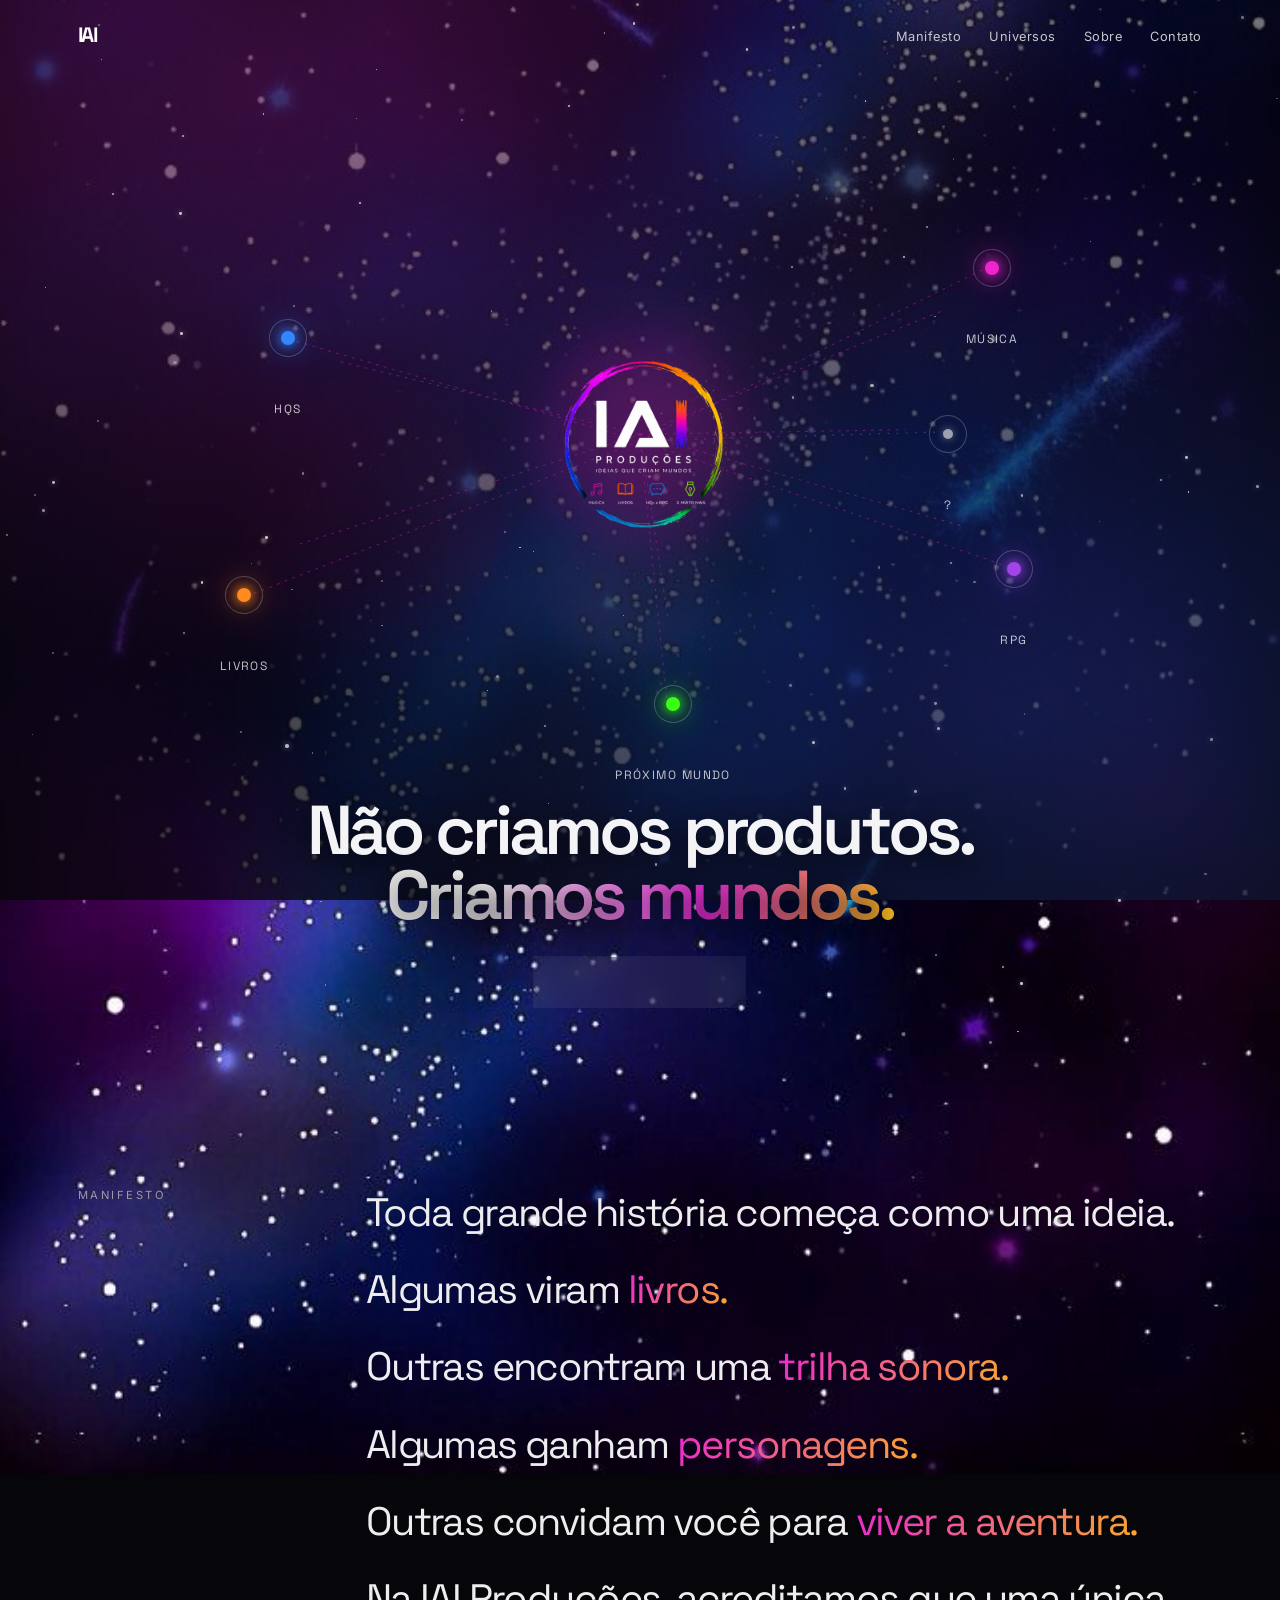
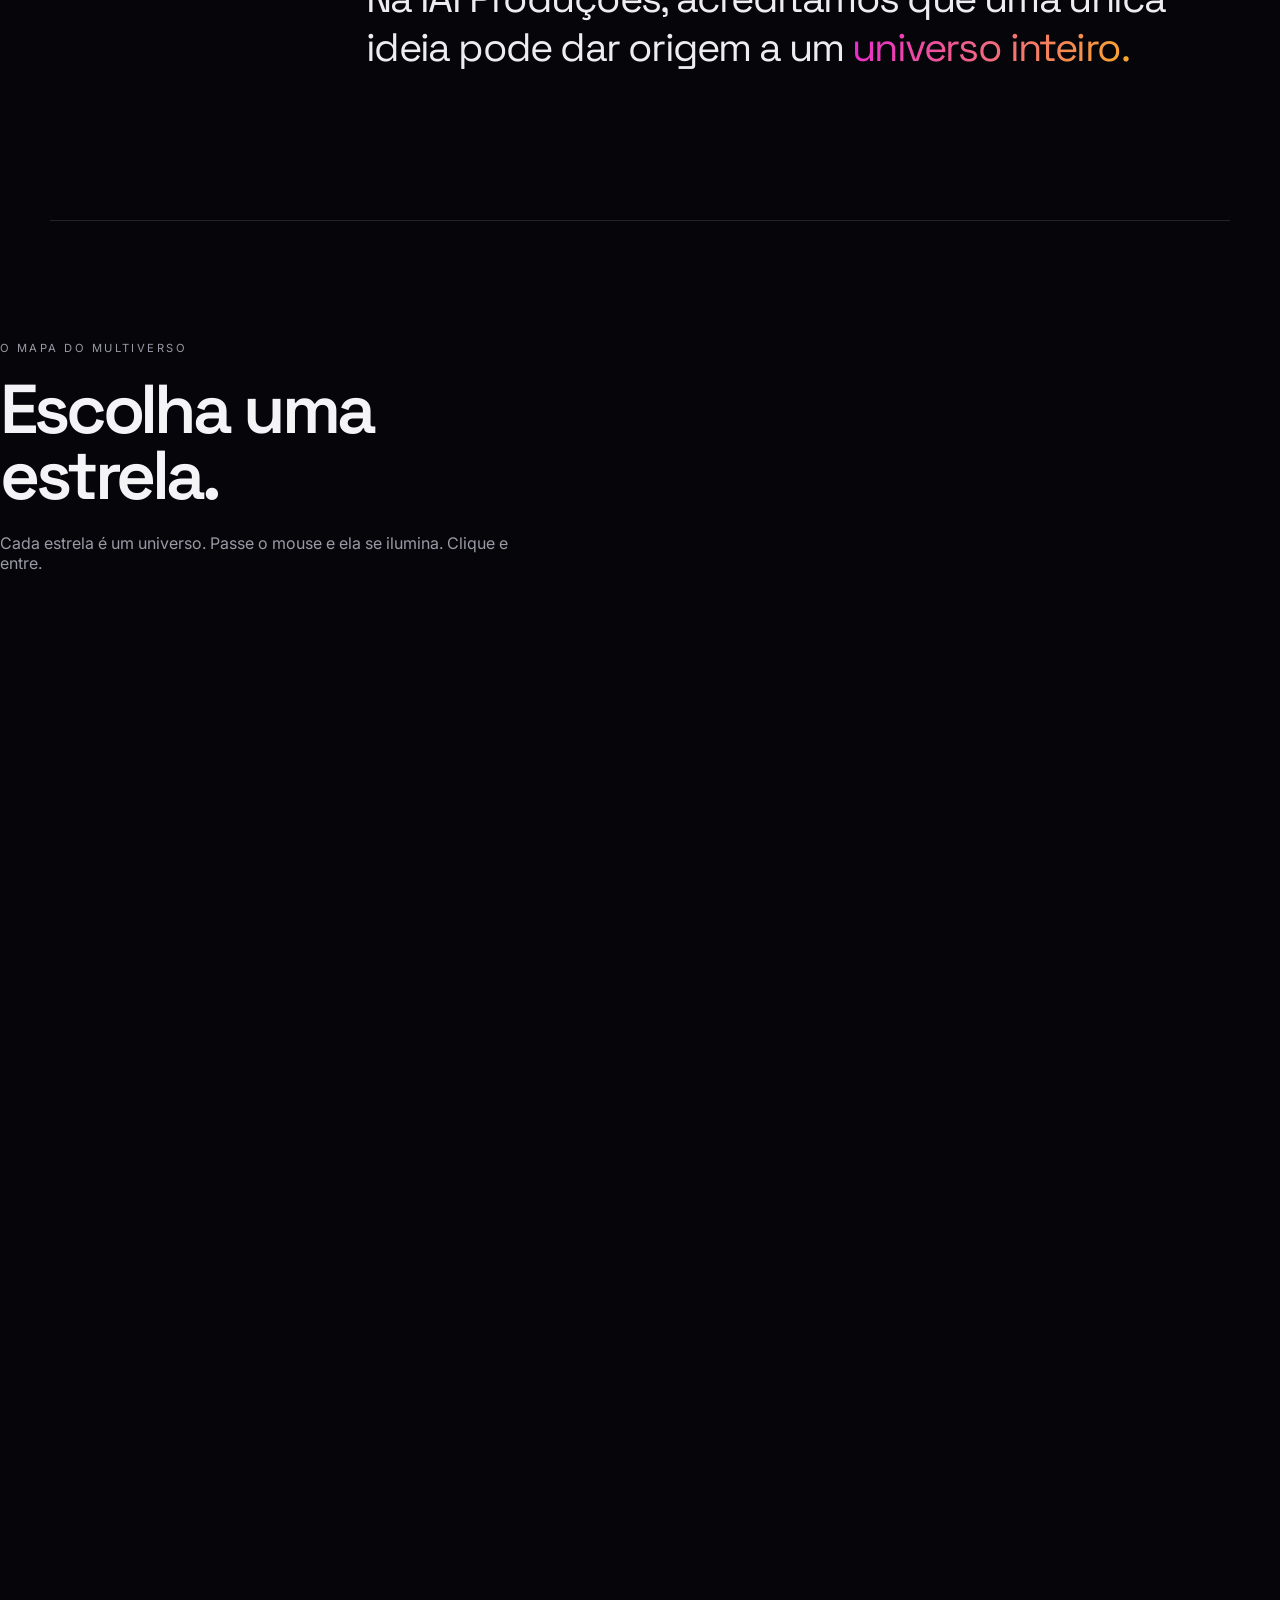
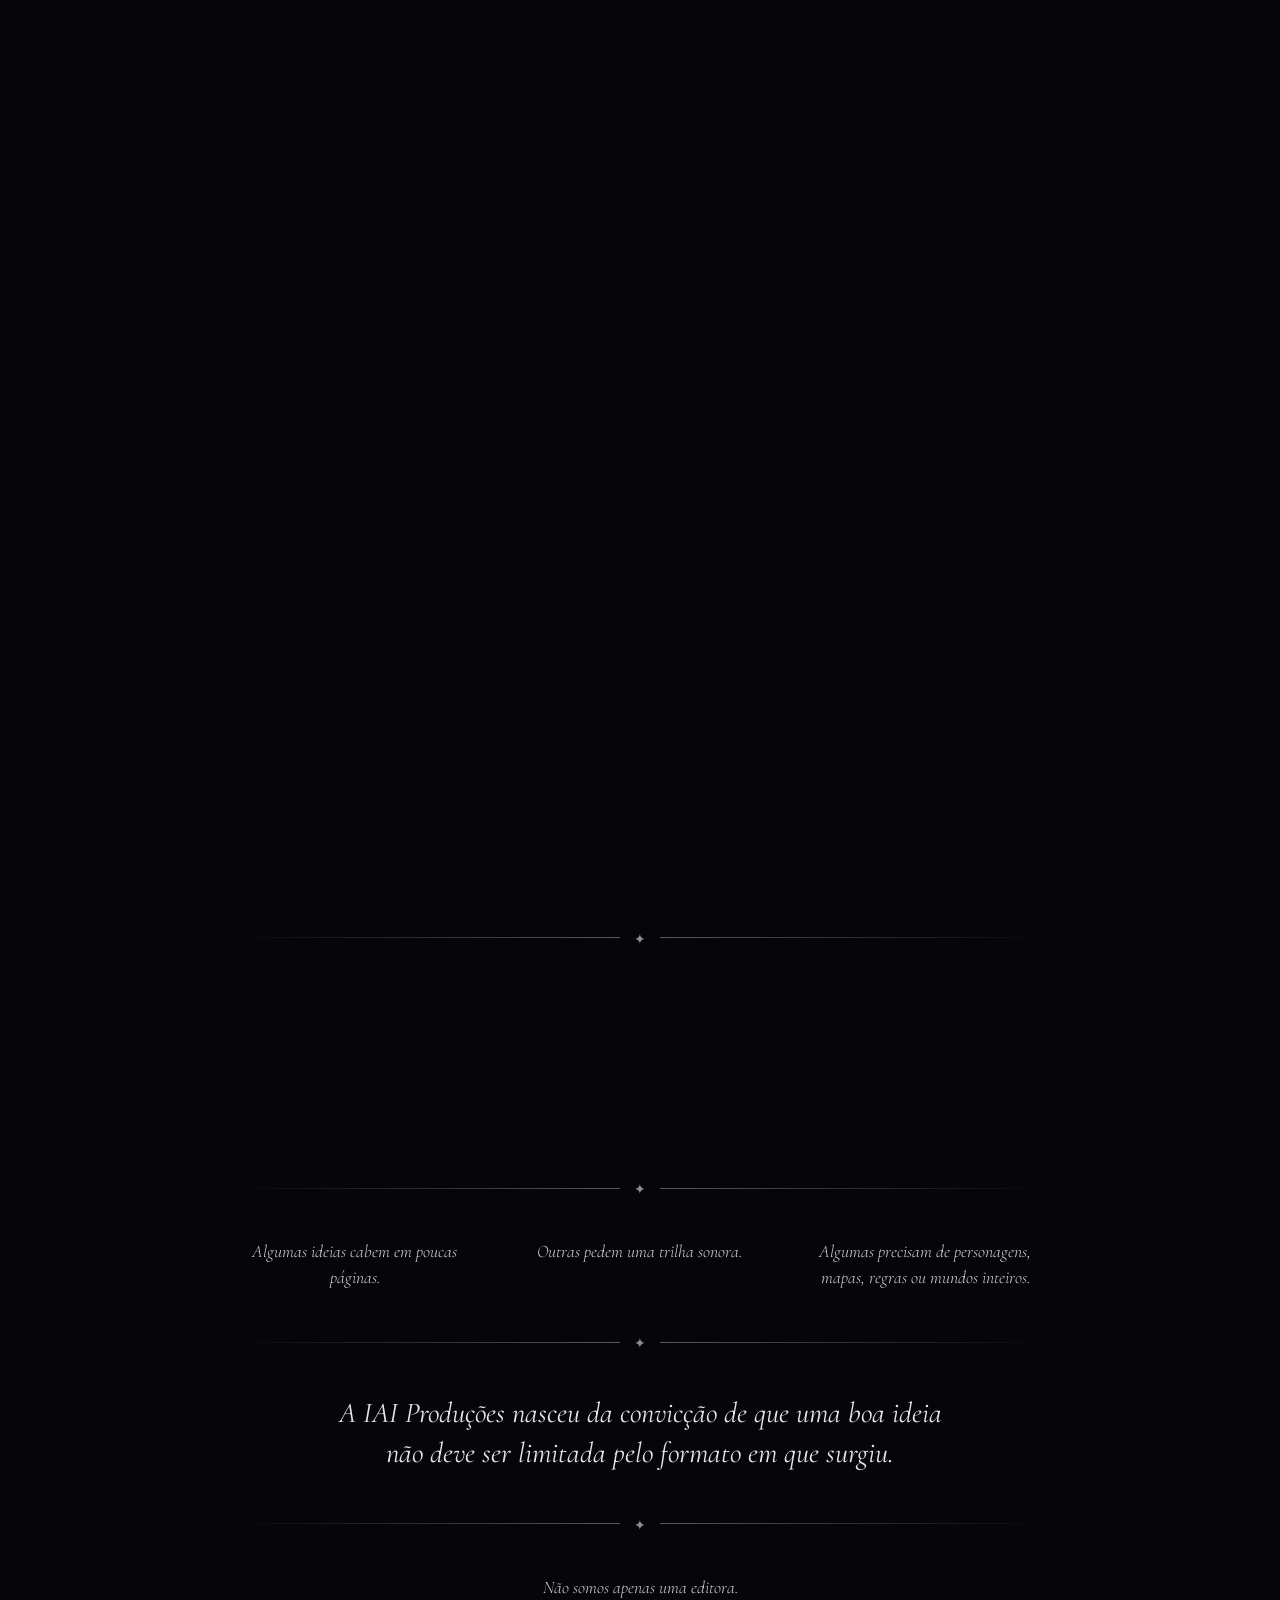
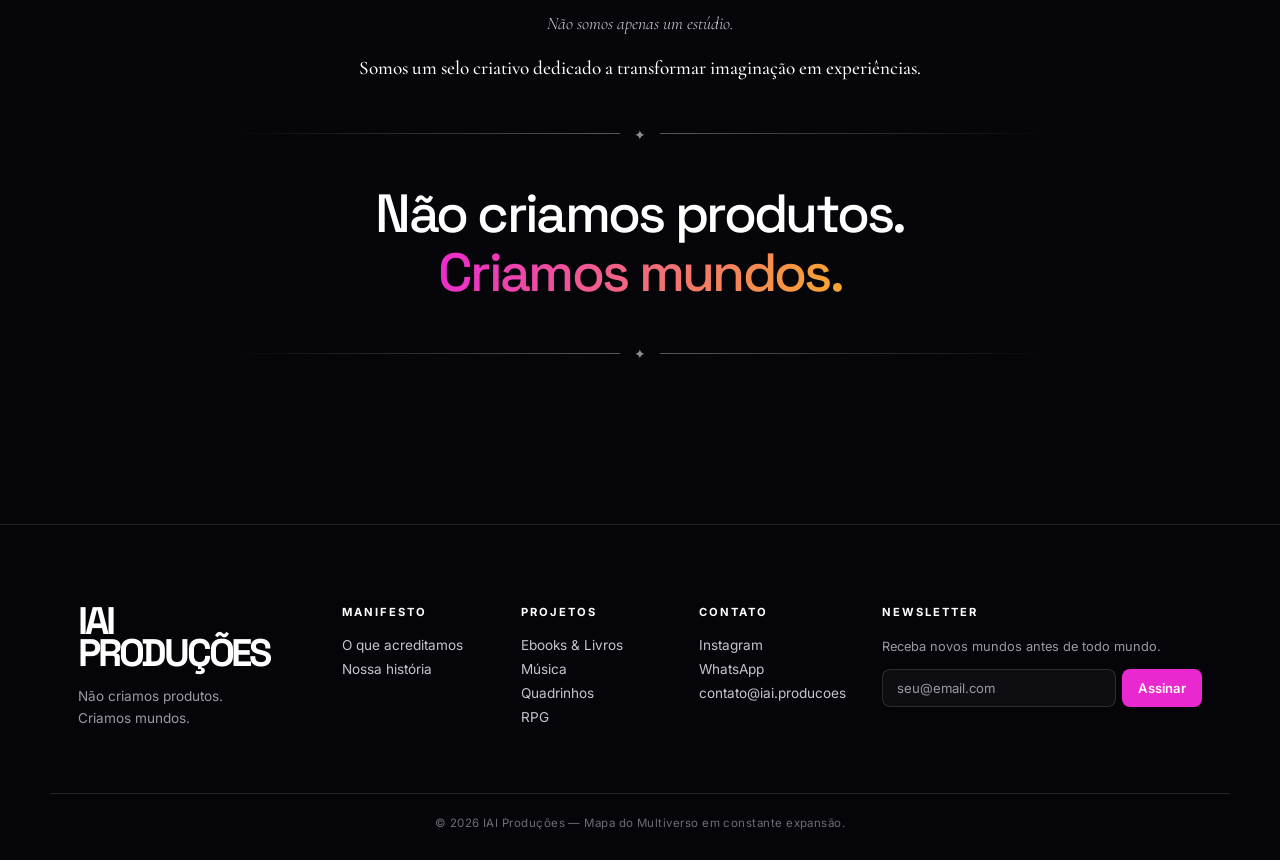
<file: V3/index.html>
<!doctype html>
<html lang="pt-BR">
<head>
  <meta charset="utf-8"><meta name="viewport" content="width=device-width,initial-scale=1">
  <meta name="description" content="IAI Produções é um selo criativo que transforma ideias em mundos: livros, música, quadrinhos e RPG.">
  <meta name="theme-color" content="#070708">
  <meta property="og:title" content="IAI Produções | Não criamos produtos. Criamos mundos.">
  <meta property="og:description" content="Uma porta para universos criativos em expansão.">
  <meta property="og:type" content="website">
  <meta property="og:image" content="assets/img/logo-producoes.png">
  <meta name="twitter:card" content="summary_large_image">
  <title>IAI Produções | Não criamos produtos. Criamos mundos.</title>
  <link rel="icon" href="assets/img/logo-producoes.png">
  <link rel="preconnect" href="https://fonts.googleapis.com">
  <link rel="preconnect" href="https://fonts.gstatic.com" crossorigin>
  <link href="https://fonts.googleapis.com/css2?family=Inter:wght@300;400;500;600&family=Space+Grotesk:wght@300;400;500;600;700&family=Cormorant+Garamond:ital,wght@0,300;0,400;0,500;0,600;1,300;1,400&display=swap" rel="stylesheet">
  <link rel="stylesheet" href="assets/css/style.css">
</head>
<body>
  <header class="nav">
    <a class="nav-brand" href="#inicio">IAI</a>
    <button class="menu-toggle" aria-label="Abrir navegação">Menu</button>
    <nav>
      <a href="#manifesto">Manifesto</a>
      <a href="#universos">Universos</a>
      <a href="#sobre">Sobre</a>
      <a href="#contato">Contato</a>
    </nav>
  </header>

  <main>
    <!-- HERO: MAPA DO MULTIVERSO -->
    <section class="hero" id="inicio">
      <div class="hero-stars" id="hero-stars" aria-hidden="true"></div>

      <div class="multiverse">
        <svg class="constellation" viewBox="0 0 1200 700" preserveAspectRatio="xMidYMid meet" aria-hidden="true">
          <line class="cline" x1="600" y1="350" x2="980" y2="160"/>
          <line class="cline" x1="600" y1="350" x2="220"  y2="240"/>
          <line class="cline" x1="600" y1="350" x2="170"  y2="520"/>
          <line class="cline" x1="600" y1="350" x2="1010" y2="490"/>
          <line class="cline" x1="600" y1="350" x2="630"  y2="640"/>
          <line class="cline cline-dashed" x1="600" y1="350" x2="940" y2="340"/>
        </svg>

        <a class="planet-node p-music"  href="musica/"     style="--tx:82%;--ty:23%"><span class="orbit"></span><span class="core"></span><span class="label">Música</span></a>
        <a class="planet-node p-comics" href="quadrinhos/" style="--tx:18%;--ty:34%"><span class="orbit"></span><span class="core"></span><span class="label">HQs</span></a>
        <a class="planet-node p-books"  href="ebooks/"     style="--tx:14%;--ty:74%"><span class="orbit"></span><span class="core"></span><span class="label">Livros</span></a>
        <a class="planet-node p-rpg"    href="rpg/"        style="--tx:84%;--ty:70%"><span class="orbit"></span><span class="core"></span><span class="label">RPG</span></a>
        <a class="planet-node p-next"   href="#desconhecido" style="--tx:53%;--ty:91%"><span class="orbit"></span><span class="core"></span><span class="label">Próximo Mundo</span></a>
        <a class="planet-node p-mystery" href="#desconhecido" style="--tx:78%;--ty:49%"><span class="orbit"></span><span class="core mystery"></span><span class="label">?</span></a>

        <div class="center-iai">
          <div class="center-glow"></div>
          <img src="assets/img/logo-producoes.png" alt="IAI Produções" class="center-logo">
        </div>
      </div>

      <div class="hero-cta">
        <h1>Não criamos produtos.<br><span>Criamos mundos.</span></h1>
        <a class="button" href="#universos">Explorar o multiverso <b>↓</b></a>
      </div>
    </section>

    <!-- MANIFESTO -->
    <section class="manifesto wrap reveal" id="manifesto">
      <div class="section-number">Manifesto</div>
      <div class="manifesto-text">
        <p>Toda grande história começa como uma ideia.</p>
        <p>Algumas viram <em>livros.</em></p>
        <p>Outras encontram uma <em>trilha sonora.</em></p>
        <p>Algumas ganham <em>personagens.</em></p>
        <p>Outras convidam você para <em>viver a aventura.</em></p>
        <p>Na IAI Produções, acreditamos que uma única ideia pode dar origem a um <em>universo inteiro.</em></p>
      </div>
    </section>

    <!-- UNIVERSOS: CONSTELAÇÃO VERTICAL -->
    <section class="universes" id="universos">
      <div class="section-number reveal">O mapa do multiverso</div>
      <h2 class="section-title reveal">Escolha uma<br>estrela.</h2>
      <p class="section-sub reveal">Cada estrela é um universo. Passe o mouse e ela se ilumina. Clique e entre.</p>

      <div class="constellation-vertical">
        <svg class="vline-svg" aria-hidden="true" preserveAspectRatio="none" viewBox="0 0 100 1000">
          <defs>
            <linearGradient id="vgrad" x1="0" y1="0" x2="0" y2="1">
              <stop offset="0%"  stop-color="#ff8b20"/>
              <stop offset="33%" stop-color="#ee24cc"/>
              <stop offset="66%" stop-color="#3386ff"/>
              <stop offset="100%" stop-color="#39ff14"/>
            </linearGradient>
          </defs>
          <line x1="50" y1="0" x2="50" y2="1000" stroke="url(#vgrad)" stroke-width="1.5" stroke-dasharray="4 8"/>
        </svg>

        <a class="cstar reveal" href="ebooks/" style="--c:#ff8b20">
          <span class="cstar-dot"></span>
          <div class="cstar-img">
            <img src="assets/img/logo-fantasy.png" alt="IAI Fantasy">
          </div>
          <div class="cstar-content">
            <span class="cstar-eyebrow">Universo 01</span>
            <h3>Ebooks &amp; Livros</h3>
            <p>Conhecimento, ideias e novas perspectivas.</p>
            <span class="cstar-arrow">Entrar <b>→</b></span>
          </div>
        </a>

        <a class="cstar reveal" href="musica/" style="--c:#ee24cc">
          <span class="cstar-dot"></span>
          <div class="cstar-img">
            <img src="assets/img/logo-cltsia.png" alt="CLTSIA">
          </div>
          <div class="cstar-content">
            <span class="cstar-eyebrow">Universo 02</span>
            <h3>CLT &amp; Rock and Roll</h3>
            <p>Rock, trabalho e vida real. Aqui o CLT tem trilha sonora.</p>
            <span class="cstar-arrow">Entrar <b>→</b></span>
          </div>
        </a>

        <a class="cstar reveal" href="quadrinhos/" style="--c:#3386ff">
          <span class="cstar-dot"></span>
          <div class="cstar-img">
            <img src="assets/img/logo-comics.png" alt="IAI Comics">
          </div>
          <div class="cstar-content">
            <span class="cstar-eyebrow">Universo 03</span>
            <h3>HQs &amp; RPG</h3>
            <p>Histórias que ganham vida. Mundos onde você participa.</p>
            <span class="cstar-arrow">Entrar <b>→</b></span>
          </div>
        </a>

        <a class="cstar reveal cstar-desconhecido" href="#desconhecido" style="--c:#39ff14">
          <span class="cstar-dot"></span>
          <div class="cstar-img">
            <img src="assets/img/logo-producoes-clear.png" alt="IAI Produções">
          </div>
          <div class="cstar-content">
            <span class="cstar-eyebrow">Universo 04</span>
            <h3>O Desconhecido</h3>
            <p>Nem todo universo já foi descoberto.</p>
            <span class="cstar-arrow">Explorar <b>→</b></span>
          </div>
        </a>
      </div>
    </section>

    <!-- O DESCONHECIDO -->
    <section class="desconhecido" id="desconhecido">
      <div class="wrap desconhecido-inner reveal">
        <div class="dnoise" aria-hidden="true"></div>
        <div class="dhalo"></div>
        <div class="dsigil">?</div>
        <span class="section-number">Universo ainda não catalogado</span>
        <h2>O Desconhecido</h2>
        <p>Nem todo universo já foi descoberto.</p>
        <span class="dtag">Próximo mundo em formação</span>
      </div>
    </section>

    <!-- SOBRE: COMPOSIÇÃO EDITORIAL -->
    <section class="about-editorial" id="sobre">
      <div class="editorial-line"></div>
      <span class="section-number reveal">Sobre</span>
      <h2 class="editorial-intro reveal">
        Nem toda ideia nasce<br>
        para ser apenas um livro.
      </h2>

      <div class="editorial-line"></div>
      <div class="editorial-grid">
        <p class="reveal">Algumas ideias cabem em poucas páginas.</p>
        <p class="reveal">Outras pedem uma trilha sonora.</p>
        <p class="reveal">Algumas precisam de personagens, mapas, regras ou mundos inteiros.</p>
      </div>

      <div class="editorial-line"></div>
      <p class="editorial-block reveal">
        A IAI Produções nasceu da convicção de que uma boa ideia não deve ser limitada pelo formato em que surgiu.
      </p>

      <div class="editorial-line"></div>
      <div class="editorial-list reveal">
        <p>Não somos apenas uma editora.</p>
        <p>Não somos apenas um estúdio.</p>
        <p class="emphasis">Somos um selo criativo dedicado a transformar imaginação em experiências.</p>
      </div>

      <div class="editorial-line"></div>
      <p class="editorial-final reveal">
        Não criamos produtos.<br>
        <em>Criamos mundos.</em>
      </p>
      <div class="editorial-line"></div>
    </section>
  </main>

  <footer id="contato">
    <div class="wrap footer-grid">
      <div class="footer-brand-col">
        <div class="footer-brand">IAI<br>PRODUÇÕES</div>
        <p>Não criamos produtos.<br>Criamos mundos.</p>
      </div>
      <div>
        <h4>Manifesto</h4>
        <a href="#manifesto">O que acreditamos</a>
        <a href="#sobre">Nossa história</a>
      </div>
      <div>
        <h4>Projetos</h4>
        <a href="ebooks/">Ebooks &amp; Livros</a>
        <a href="musica/">Música</a>
        <a href="quadrinhos/">Quadrinhos</a>
        <a href="rpg/">RPG</a>
      </div>
      <div>
        <h4>Contato</h4>
        <a href="#">Instagram</a>
        <a href="#">WhatsApp</a>
        <a href="mailto:contato@iai.producoes">contato@iai.producoes</a>
      </div>
      <div>
        <h4>Newsletter</h4>
        <p class="newsletter-blurb">Receba novos mundos antes de todo mundo.</p>
        <form class="newsletter" onsubmit="event.preventDefault();this.querySelector('button').textContent='Inscrito ✓';this.querySelector('input').value=''">
          <input type="email" required placeholder="seu@email.com" aria-label="Email para newsletter">
          <button type="submit">Assinar</button>
        </form>
      </div>
    </div>
    <div class="wrap copyright">© 2026 IAI Produções — Mapa do Multiverso em constante expansão.</div>
  </footer>

  <script src="assets/js/script.js"></script>
</body>
</html>
</file>
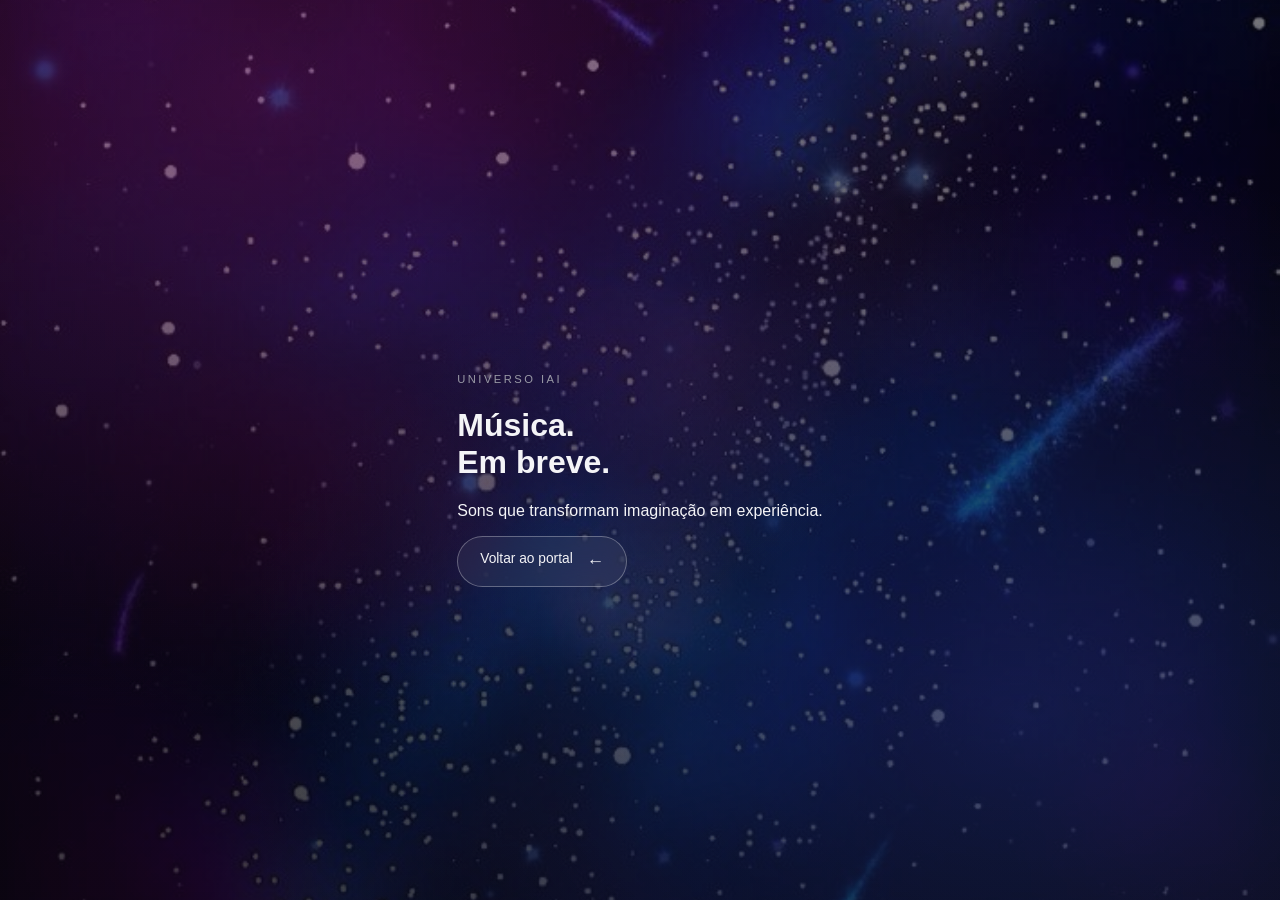
<file: V3/musica/index.html>
<!doctype html><html lang="pt-BR"><meta charset="utf-8"><meta name="viewport" content="width=device-width,initial-scale=1"><title>Música | IAI Produções</title><link rel="stylesheet" href="../assets/css/style.css"><body><main class="hero"><div class="orb"></div><div class="hero-content"><span class="eyebrow">Universo IAI</span><h1>Música.<br><span>Em breve.</span></h1><p>Sons que transformam imaginação em experiência.</p><a class="button" href="../">Voltar ao portal <b>←</b></a></div></main></body></html>
</file>
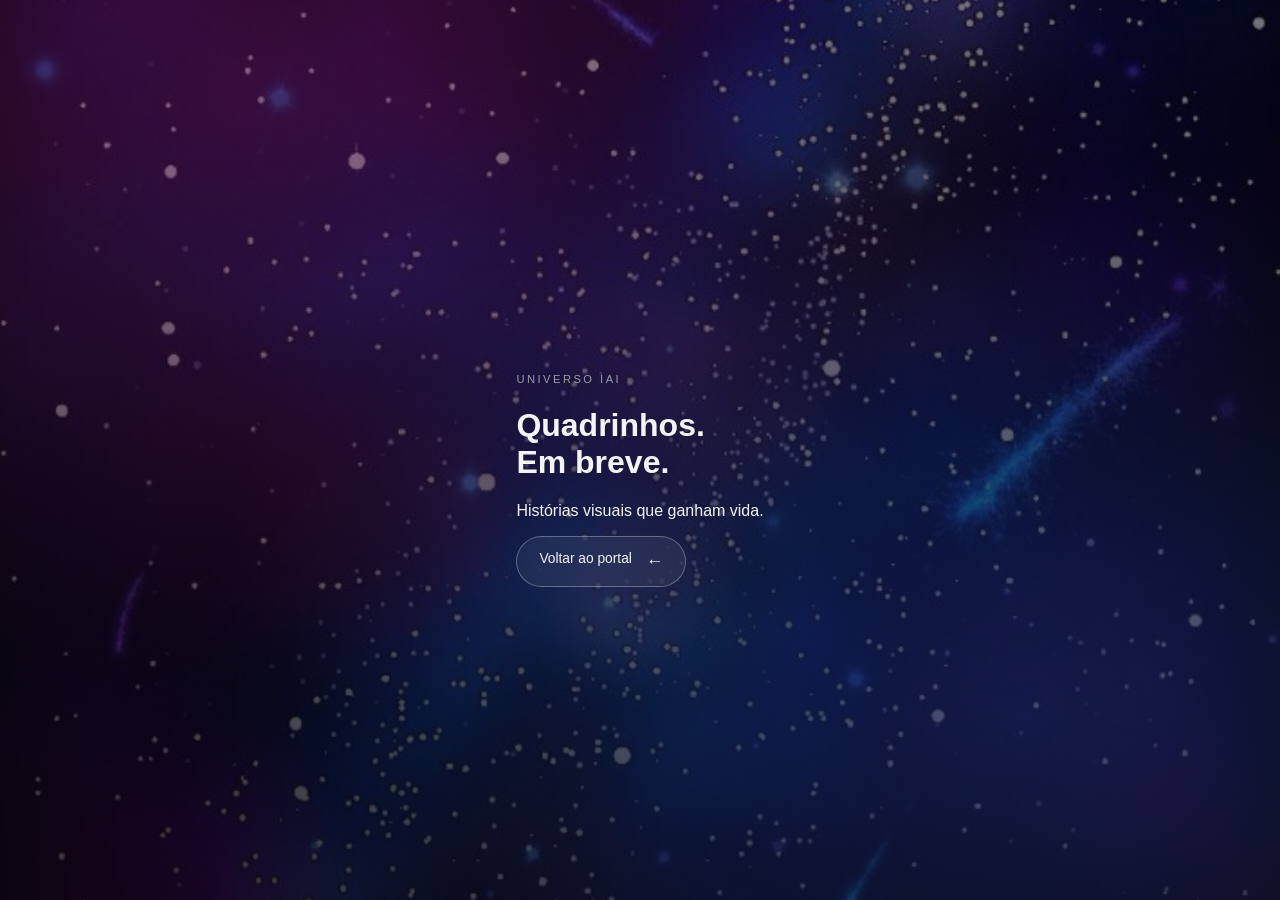
<file: V3/quadrinhos/index.html>
<!doctype html><html lang="pt-BR"><meta charset="utf-8"><meta name="viewport" content="width=device-width,initial-scale=1"><title>Quadrinhos | IAI Produções</title><link rel="stylesheet" href="../assets/css/style.css"><body><main class="hero"><div class="orb"></div><div class="hero-content"><span class="eyebrow">Universo IAI</span><h1>Quadrinhos.<br><span>Em breve.</span></h1><p>Histórias visuais que ganham vida.</p><a class="button" href="../">Voltar ao portal <b>←</b></a></div></main></body></html>
</file>
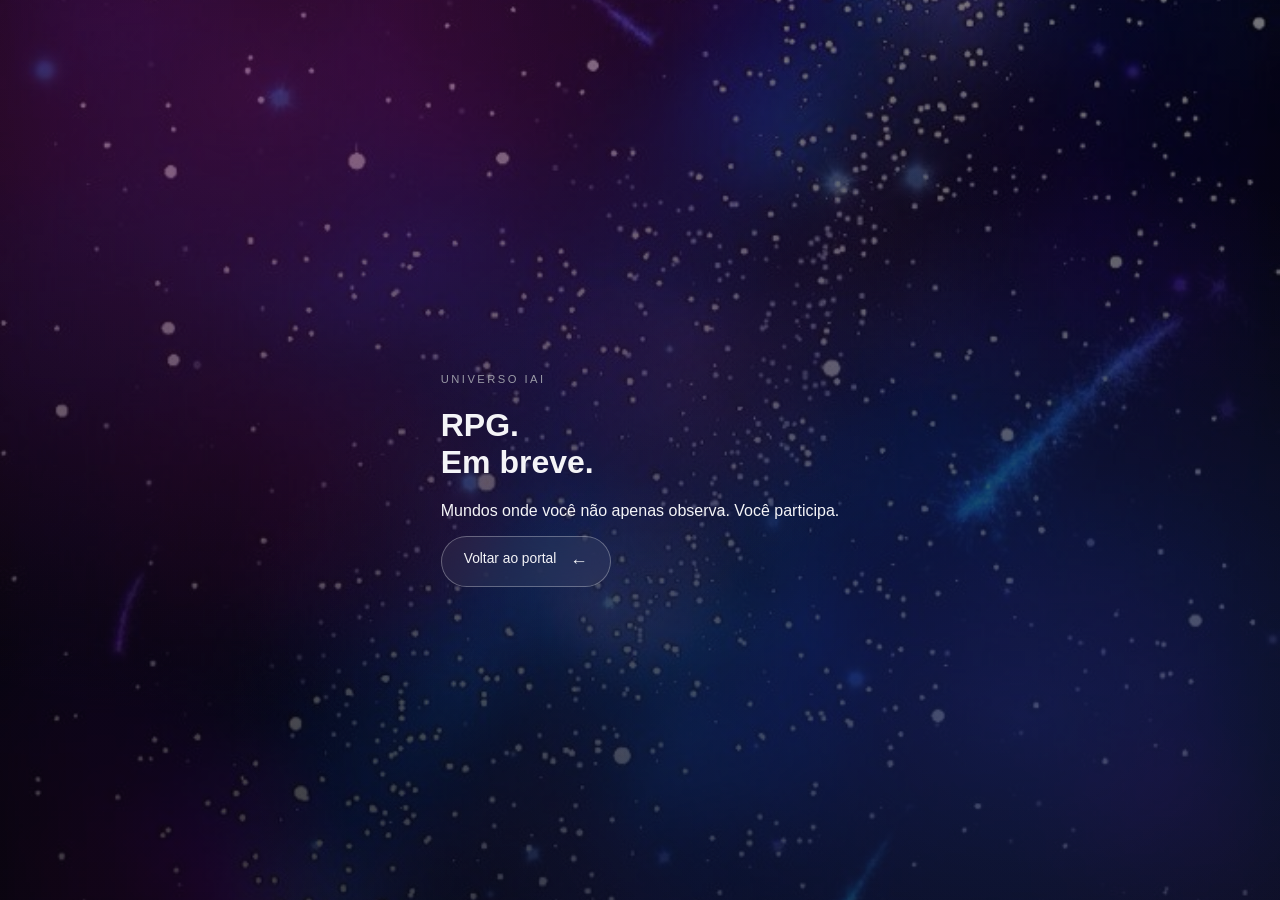
<file: V3/rpg/index.html>
<!doctype html><html lang="pt-BR"><meta charset="utf-8"><meta name="viewport" content="width=device-width,initial-scale=1"><title>RPG | IAI Produções</title><link rel="stylesheet" href="../assets/css/style.css"><body><main class="hero"><div class="orb"></div><div class="hero-content"><span class="eyebrow">Universo IAI</span><h1>RPG.<br><span>Em breve.</span></h1><p>Mundos onde você não apenas observa. Você participa.</p><a class="button" href="../">Voltar ao portal <b>←</b></a></div></main></body></html>
</file>
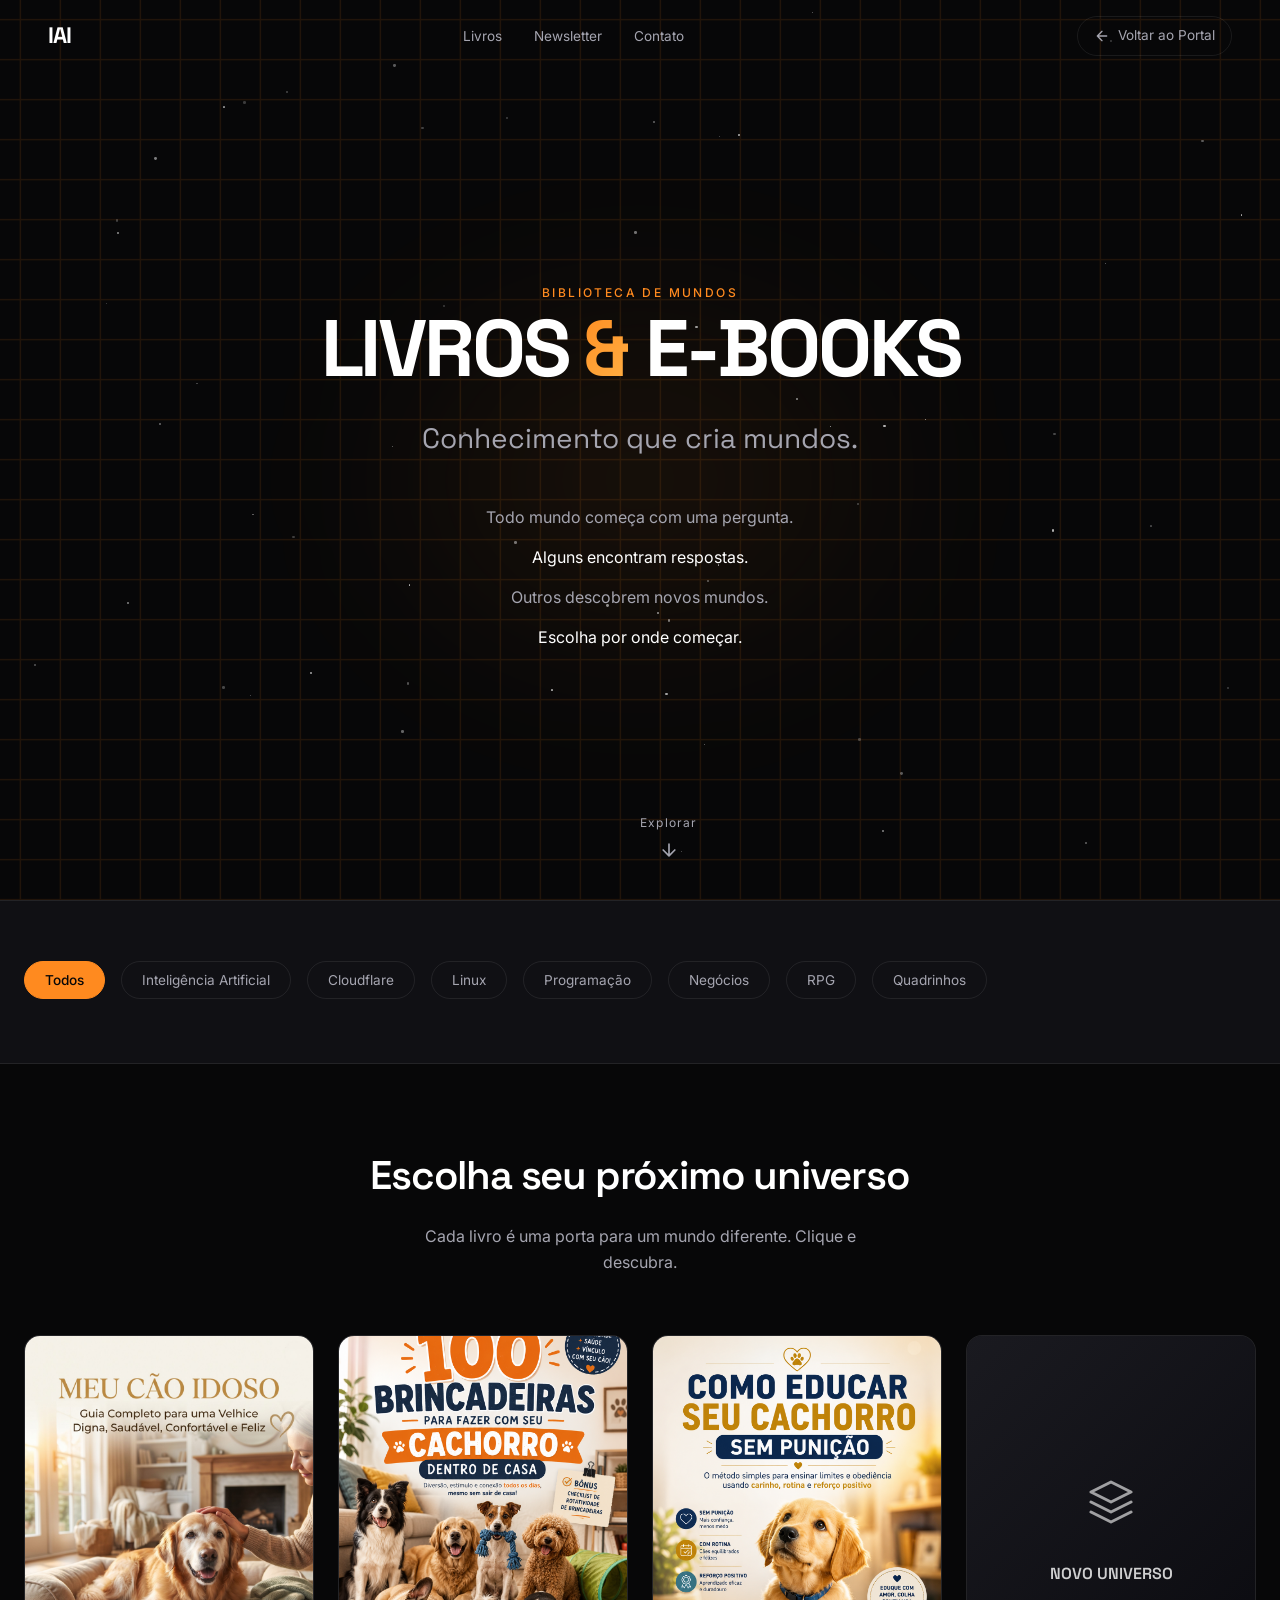
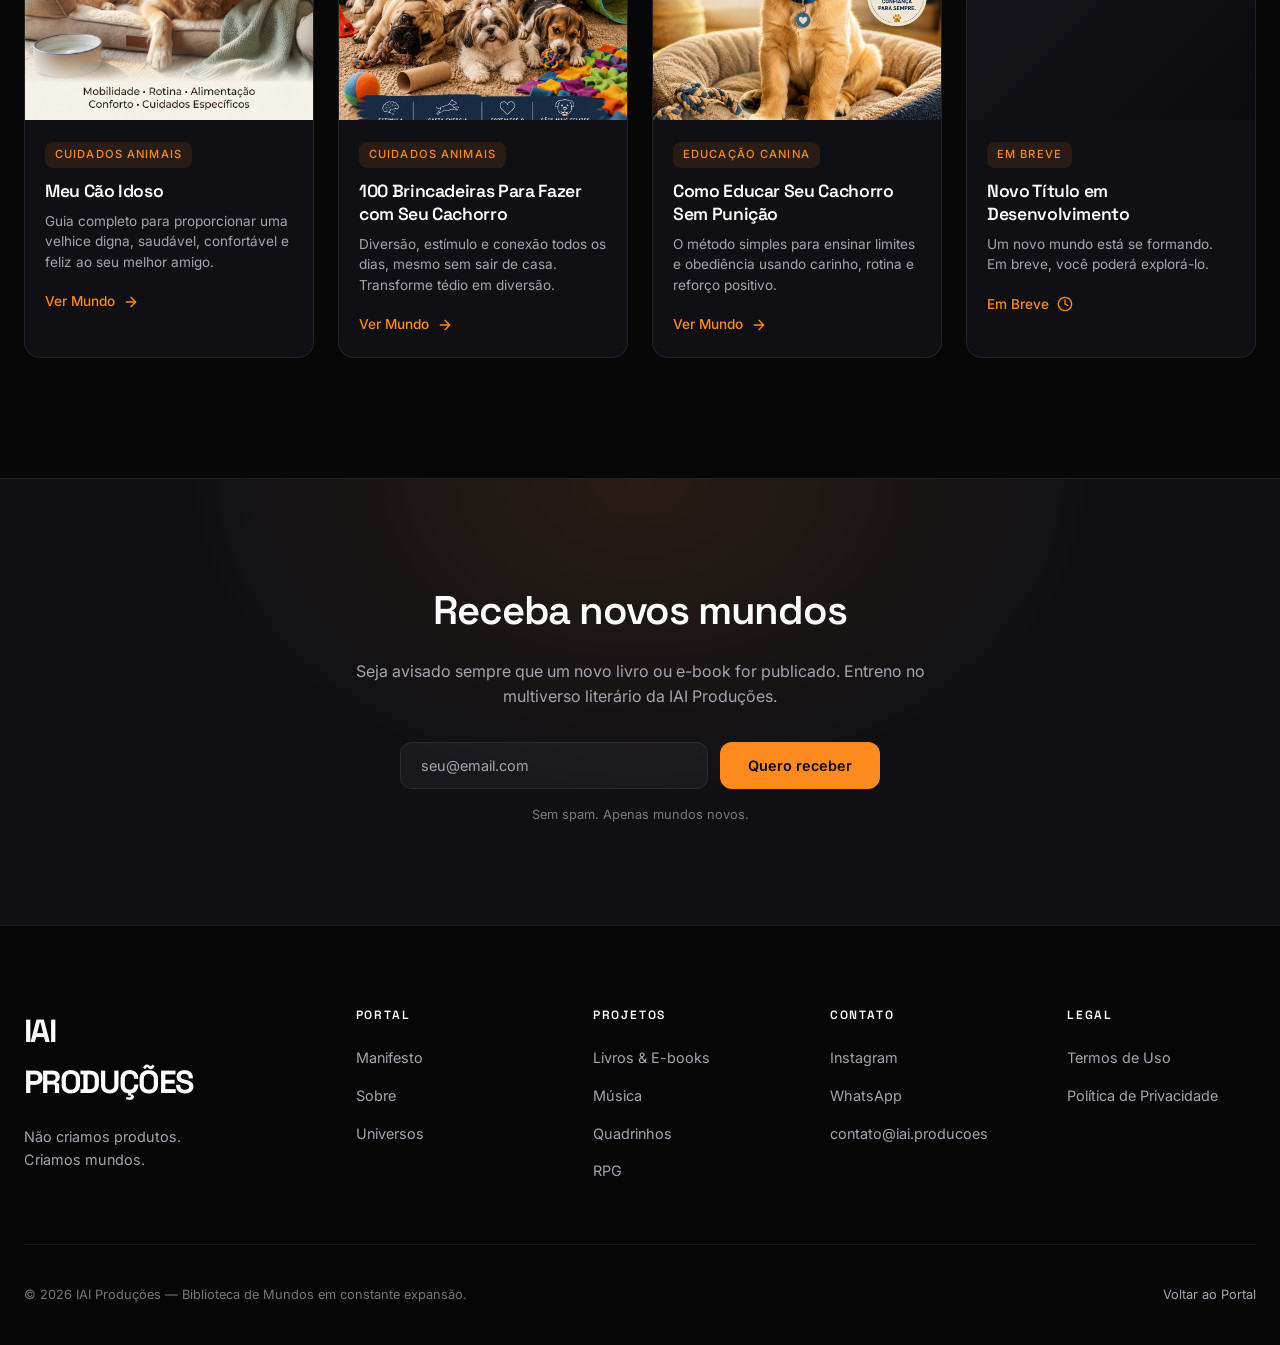
<file: V3/ebooks/LIVROS-E-BOOKS.html>
<!DOCTYPE html>
<html lang="pt-BR">
<head>
  <meta charset="UTF-8">
  <meta name="viewport" content="width=device-width, initial-scale=1.0">
  <meta name="description" content="Biblioteca de Mundos — Livros e E-books da IAI Produções. Conhecimento que cria mundos.">
  <meta name="theme-color" content="#070708">
  <meta property="og:title" content="Biblioteca de Mundos | IAI Produções">
  <meta property="og:description" content="Conhecimento que cria mundos. Explore nossa coleção de livros e e-books.">
  <meta property="og:type" content="website">
  <title>Biblioteca de Mundos | Livros & E-books — IAI Produções</title>
  
  <!-- Favicon -->
  <link rel="icon" href="../assets/img/logo-producoes.png">
  
  <!-- Fonts -->
  <link rel="preconnect" href="https://fonts.googleapis.com">
  <link rel="preconnect" href="https://fonts.gstatic.com" crossorigin>
  <link href="https://fonts.googleapis.com/css2?family=Inter:wght@300;400;500&family=Space+Grotesk:wght@400;500;600;700&display=swap" rel="stylesheet">
  
  <style>
    /* ========================================
       RESET & VARIABLES
       ======================================== */
    *, *::before, *::after {
      box-sizing: border-box;
      margin: 0;
      padding: 0;
    }

    :root {
      --bg: #070708;
      --surface: #101014;
      --text: #FFFFFF;
      --text-secondary: #A5A5B0;
      --accent: #FF8A1F;
      --accent-glow: rgba(255, 138, 31, 0.3);
      --accent-subtle: rgba(255, 138, 31, 0.1);
      --line: rgba(255, 255, 255, 0.08);
      --line-hover: rgba(255, 255, 255, 0.15);
      
      --font-heading: 'Space Grotesk', system-ui, sans-serif;
      --font-body: 'Inter', system-ui, sans-serif;
      
      --transition-fast: 150ms ease;
      --transition-base: 250ms ease;
      --transition-slow: 350ms ease;
      
      --radius-sm: 8px;
      --radius-md: 12px;
      --radius-lg: 16px;
      --radius-xl: 24px;
    }

    html {
      scroll-behavior: smooth;
    }

    body {
      font-family: var(--font-body);
      background-color: var(--bg);
      color: var(--text);
      line-height: 1.6;
      min-height: 100vh;
      overflow-x: hidden;
    }

    a {
      color: inherit;
      text-decoration: none;
    }

    img {
      max-width: 100%;
      height: auto;
      display: block;
    }

    /* ========================================
       HEADER / NAVIGATION
       ======================================== */
    .nav {
      position: fixed;
      top: 0;
      left: 0;
      right: 0;
      height: 72px;
      z-index: 100;
      display: flex;
      align-items: center;
      justify-content: space-between;
      padding: 0 clamp(20px, 5vw, 48px);
      transition: var(--transition-slow);
    }

    .nav.scrolled {
      height: 64px;
      background: rgba(7, 7, 8, 0.85);
      backdrop-filter: blur(20px);
      border-bottom: 1px solid var(--line);
    }

    .nav-brand {
      font-family: var(--font-heading);
      font-weight: 700;
      font-size: 1.4rem;
      letter-spacing: -0.05em;
      color: var(--text);
      transition: opacity var(--transition-fast);
    }

    .nav-brand:hover {
      opacity: 0.8;
    }

    .nav-links {
      display: flex;
      gap: 32px;
      list-style: none;
    }

    .nav-links a {
      font-size: 0.85rem;
      color: var(--text-secondary);
      transition: color var(--transition-fast);
      position: relative;
    }

    .nav-links a::after {
      content: '';
      position: absolute;
      bottom: -4px;
      left: 0;
      width: 0;
      height: 1px;
      background: var(--accent);
      transition: width var(--transition-base);
    }

    .nav-links a:hover {
      color: var(--text);
    }

    .nav-links a:hover::after {
      width: 100%;
    }

    .nav-home {
      display: flex;
      align-items: center;
      gap: 8px;
      font-size: 0.85rem;
      color: var(--text-secondary);
      padding: 8px 16px;
      border: 1px solid var(--line);
      border-radius: var(--radius-xl);
      transition: all var(--transition-fast);
    }

    .nav-home:hover {
      color: var(--text);
      border-color: var(--line-hover);
      background: rgba(255, 255, 255, 0.03);
    }

    .menu-toggle {
      display: none;
      background: none;
      border: none;
      color: var(--text);
      cursor: pointer;
      padding: 8px;
    }

    /* ========================================
       HERO SECTION
       ======================================== */
    .hero {
      min-height: 100vh;
      display: flex;
      flex-direction: column;
      align-items: center;
      justify-content: center;
      text-align: center;
      padding: 120px 24px 80px;
      position: relative;
      overflow: hidden;
    }

    /* Background Effects */
    .hero-bg {
      position: absolute;
      inset: 0;
      z-index: 0;
      pointer-events: none;
    }

    .hero-glow {
      position: absolute;
      top: 20%;
      left: 50%;
      transform: translateX(-50%);
      width: 800px;
      height: 600px;
      background: radial-gradient(ellipse at center, rgba(255, 138, 31, 0.15) 0%, transparent 60%);
      filter: blur(80px);
      opacity: 0.6;
    }

    .hero-lines {
      position: absolute;
      inset: 0;
      opacity: 0.1;
      background-image: 
        linear-gradient(0deg, transparent 24%, var(--accent) 25%, var(--accent) 26%, transparent 27%, transparent 74%, var(--accent) 75%, var(--accent) 76%, transparent 77%),
        linear-gradient(90deg, transparent 24%, var(--accent) 25%, var(--accent) 26%, transparent 27%, transparent 74%, var(--accent) 75%, var(--accent) 76%, transparent 77%);
      background-size: 80px 80px;
    }

    .particles {
      position: absolute;
      inset: 0;
    }

    .particle {
      position: absolute;
      width: 2px;
      height: 2px;
      background: var(--text);
      border-radius: 50%;
      animation: twinkle 3s ease-in-out infinite;
    }

    @keyframes twinkle {
      0%, 100% { opacity: 0.2; transform: scale(1); }
      50% { opacity: 0.8; transform: scale(1.5); }
    }

    .hero-content {
      position: relative;
      z-index: 1;
      max-width: 800px;
    }

    .hero-eyebrow {
      font-size: 0.75rem;
      font-weight: 500;
      letter-spacing: 0.2em;
      text-transform: uppercase;
      color: var(--accent);
      margin-bottom: 24px;
      opacity: 0;
      animation: fadeInUp 0.8s ease forwards;
      animation-delay: 0.2s;
    }

    .hero-title {
      font-family: var(--font-heading);
      font-size: clamp(2.5rem, 8vw, 5rem);
      font-weight: 700;
      letter-spacing: -0.04em;
      line-height: 1.1;
      margin-bottom: 24px;
      opacity: 0;
      animation: fadeInUp 0.8s ease forwards;
      animation-delay: 0.4s;
    }

    .hero-title span {
      background: linear-gradient(135deg, var(--accent) 0%, #FFB347 100%);
      -webkit-background-clip: text;
      -webkit-text-fill-color: transparent;
      background-clip: text;
    }

    .hero-subtitle {
      font-family: var(--font-heading);
      font-size: clamp(1.25rem, 3vw, 1.75rem);
      font-weight: 400;
      color: var(--text-secondary);
      margin-bottom: 40px;
      opacity: 0;
      animation: fadeInUp 0.8s ease forwards;
      animation-delay: 0.6s;
    }

    .hero-text {
      font-size: 1rem;
      line-height: 2;
      color: var(--text-secondary);
      opacity: 0;
      animation: fadeInUp 0.8s ease forwards;
      animation-delay: 0.8s;
    }

    .hero-text p {
      margin-bottom: 8px;
    }

    .hero-text p:nth-child(2),
    .hero-text p:nth-child(4) {
      color: var(--text);
    }

    @keyframes fadeInUp {
      from {
        opacity: 0;
        transform: translateY(20px);
      }
      to {
        opacity: 1;
        transform: translateY(0);
      }
    }

    .scroll-indicator {
      position: absolute;
      bottom: 40px;
      left: 50%;
      transform: translateX(-50%);
      display: flex;
      flex-direction: column;
      align-items: center;
      gap: 8px;
      color: var(--text-secondary);
      font-size: 0.75rem;
      letter-spacing: 0.1em;
      opacity: 0;
      animation: fadeInUp 0.8s ease forwards;
      animation-delay: 1s;
    }

    .scroll-indicator svg {
      animation: bounce 2s ease-in-out infinite;
    }

    @keyframes bounce {
      0%, 100% { transform: translateY(0); }
      50% { transform: translateY(8px); }
    }

    /* ========================================
       FILTERS SECTION
       ======================================== */
    .filters-section {
      padding: 60px 24px;
      background: var(--surface);
      border-top: 1px solid var(--line);
      border-bottom: 1px solid var(--line);
      position: sticky;
      top: 64px;
      z-index: 50;
    }

    .filters-container {
      max-width: 1280px;
      margin: 0 auto;
      display: flex;
      align-items: center;
      gap: 16px;
      overflow-x: auto;
      scrollbar-width: none;
      -ms-overflow-style: none;
      padding-bottom: 4px;
    }

    .filters-container::-webkit-scrollbar {
      display: none;
    }

    .filter-btn {
      flex-shrink: 0;
      padding: 10px 20px;
      background: transparent;
      border: 1px solid var(--line);
      border-radius: var(--radius-xl);
      color: var(--text-secondary);
      font-family: var(--font-body);
      font-size: 0.85rem;
      cursor: pointer;
      transition: all var(--transition-base);
      white-space: nowrap;
    }

    .filter-btn:hover {
      color: var(--text);
      border-color: var(--line-hover);
      background: rgba(255, 255, 255, 0.03);
    }

    .filter-btn.active {
      background: var(--accent);
      border-color: var(--accent);
      color: var(--bg);
      font-weight: 500;
    }

    /* ========================================
       BOOKS GRID SECTION
       ======================================== */
    .books-section {
      padding: 80px 24px 120px;
      max-width: 1280px;
      margin: 0 auto;
    }

    .section-header {
      text-align: center;
      margin-bottom: 60px;
    }

    .section-title {
      font-family: var(--font-heading);
      font-size: clamp(1.75rem, 4vw, 2.5rem);
      font-weight: 600;
      letter-spacing: -0.03em;
      margin-bottom: 16px;
    }

    .section-subtitle {
      color: var(--text-secondary);
      font-size: 1rem;
      max-width: 500px;
      margin: 0 auto;
    }

    .books-grid {
      display: grid;
      grid-template-columns: repeat(4, 1fr);
      gap: 24px;
    }

    .book-card {
      background: var(--surface);
      border: 1px solid var(--line);
      border-radius: var(--radius-lg);
      overflow: hidden;
      transition: all var(--transition-base);
      cursor: pointer;
      position: relative;
    }

    .book-card::before {
      content: '';
      position: absolute;
      inset: 0;
      border-radius: var(--radius-lg);
      padding: 1px;
      background: linear-gradient(135deg, transparent 0%, var(--accent) 50%, transparent 100%);
      -webkit-mask: linear-gradient(#fff 0 0) content-box, linear-gradient(#fff 0 0);
      -webkit-mask-composite: xor;
      mask-composite: exclude;
      opacity: 0;
      transition: opacity var(--transition-base);
      pointer-events: none;
    }

    .book-card:hover {
      transform: translateY(-4px);
      border-color: rgba(255, 138, 31, 0.3);
      box-shadow: 
        0 20px 40px rgba(0, 0, 0, 0.4),
        0 0 40px rgba(255, 138, 31, 0.15);
    }

    .book-card:hover::before {
      opacity: 1;
    }

    .book-cover {
      position: relative;
      aspect-ratio: 3 / 4;
      overflow: hidden;
      background: linear-gradient(135deg, #1a1a20 0%, #0a0a0f 100%);
    }

    .book-cover img {
      width: 100%;
      height: 100%;
      object-fit: cover;
      transition: transform var(--transition-slow);
    }

    .book-card:hover .book-cover img {
      transform: scale(1.05);
    }

    .book-cover-placeholder {
      position: absolute;
      inset: 0;
      display: flex;
      flex-direction: column;
      align-items: center;
      justify-content: center;
      padding: 24px;
      text-align: center;
    }

    .book-cover-placeholder .icon {
      font-size: 3rem;
      margin-bottom: 16px;
      opacity: 0.6;
    }

    .book-cover-placeholder .title {
      font-family: var(--font-heading);
      font-size: 1rem;
      font-weight: 600;
      line-height: 1.3;
      opacity: 0.8;
    }

    .book-info {
      padding: 20px;
    }

    .book-category {
      display: inline-block;
      font-size: 0.7rem;
      font-weight: 500;
      letter-spacing: 0.1em;
      text-transform: uppercase;
      color: var(--accent);
      background: var(--accent-subtle);
      padding: 4px 10px;
      border-radius: var(--radius-sm);
      margin-bottom: 12px;
    }

    .book-title {
      font-family: var(--font-heading);
      font-size: 1.1rem;
      font-weight: 600;
      letter-spacing: -0.02em;
      line-height: 1.3;
      margin-bottom: 8px;
      display: -webkit-box;
      -webkit-line-clamp: 2;
      -webkit-box-orient: vertical;
      overflow: hidden;
    }

    .book-description {
      font-size: 0.85rem;
      color: var(--text-secondary);
      line-height: 1.5;
      display: -webkit-box;
      -webkit-line-clamp: 3;
      -webkit-box-orient: vertical;
      overflow: hidden;
      margin-bottom: 16px;
    }

    .book-btn {
      display: inline-flex;
      align-items: center;
      gap: 8px;
      font-size: 0.85rem;
      font-weight: 500;
      color: var(--accent);
      transition: all var(--transition-fast);
    }

    .book-btn svg {
      transition: transform var(--transition-fast);
    }

    .book-card:hover .book-btn {
      color: var(--text);
    }

    .book-card:hover .book-btn svg {
      transform: translateX(4px);
    }

    /* ========================================
       NEWSLETTER SECTION
       ======================================== */
    .newsletter-section {
      padding: 100px 24px;
      background: var(--surface);
      border-top: 1px solid var(--line);
      position: relative;
      overflow: hidden;
    }

    .newsletter-bg {
      position: absolute;
      inset: 0;
      background: radial-gradient(ellipse at center top, rgba(255, 138, 31, 0.1) 0%, transparent 50%);
      pointer-events: none;
    }

    .newsletter-container {
      max-width: 600px;
      margin: 0 auto;
      text-align: center;
      position: relative;
      z-index: 1;
    }

    .newsletter-title {
      font-family: var(--font-heading);
      font-size: clamp(1.75rem, 4vw, 2.5rem);
      font-weight: 600;
      letter-spacing: -0.03em;
      margin-bottom: 16px;
    }

    .newsletter-text {
      color: var(--text-secondary);
      margin-bottom: 32px;
      line-height: 1.6;
    }

    .newsletter-form {
      display: flex;
      gap: 12px;
      max-width: 480px;
      margin: 0 auto;
    }

    .newsletter-input {
      flex: 1;
      padding: 14px 20px;
      background: rgba(255, 255, 255, 0.04);
      border: 1px solid var(--line);
      border-radius: var(--radius-md);
      color: var(--text);
      font-family: var(--font-body);
      font-size: 0.9rem;
      transition: all var(--transition-fast);
    }

    .newsletter-input::placeholder {
      color: var(--text-secondary);
    }

    .newsletter-input:focus {
      outline: none;
      border-color: var(--accent);
      box-shadow: 0 0 0 3px rgba(255, 138, 31, 0.1);
    }

    .newsletter-btn {
      padding: 14px 28px;
      background: var(--accent);
      border: none;
      border-radius: var(--radius-md);
      color: var(--bg);
      font-family: var(--font-body);
      font-size: 0.9rem;
      font-weight: 600;
      cursor: pointer;
      transition: all var(--transition-fast);
      white-space: nowrap;
    }

    .newsletter-btn:hover {
      background: #FF9A3F;
      transform: translateY(-2px);
    }

    .newsletter-note {
      margin-top: 16px;
      font-size: 0.8rem;
      color: var(--text-secondary);
      opacity: 0.7;
    }

    /* ========================================
       FOOTER
       ======================================== */
    .footer {
      padding: 80px 24px 40px;
      background: rgba(7, 7, 8, 0.95);
      border-top: 1px solid var(--line);
    }

    .footer-container {
      max-width: 1280px;
      margin: 0 auto;
    }

    .footer-grid {
      display: grid;
      grid-template-columns: 1.5fr repeat(4, 1fr);
      gap: 48px;
      margin-bottom: 60px;
    }

    .footer-brand {
      display: flex;
      flex-direction: column;
      gap: 16px;
    }

    .footer-logo {
      font-family: var(--font-heading);
      font-size: 2rem;
      font-weight: 700;
      letter-spacing: -0.05em;
    }

    .footer-tagline {
      color: var(--text-secondary);
      font-size: 0.9rem;
      line-height: 1.6;
    }

    .footer-col h4 {
      font-family: var(--font-heading);
      font-size: 0.75rem;
      font-weight: 600;
      letter-spacing: 0.15em;
      text-transform: uppercase;
      color: var(--text);
      margin-bottom: 20px;
    }

    .footer-col ul {
      list-style: none;
      display: flex;
      flex-direction: column;
      gap: 12px;
    }

    .footer-col a {
      font-size: 0.9rem;
      color: var(--text-secondary);
      transition: color var(--transition-fast);
    }

    .footer-col a:hover {
      color: var(--accent);
    }

    .footer-bottom {
      padding-top: 40px;
      border-top: 1px solid var(--line);
      display: flex;
      justify-content: space-between;
      align-items: center;
      flex-wrap: wrap;
      gap: 16px;
    }

    .footer-copyright {
      font-size: 0.8rem;
      color: var(--text-secondary);
      opacity: 0.7;
    }

    .footer-links {
      display: flex;
      gap: 24px;
    }

    .footer-links a {
      font-size: 0.8rem;
      color: var(--text-secondary);
      transition: color var(--transition-fast);
    }

    .footer-links a:hover {
      color: var(--text);
    }

    /* ========================================
       SCROLL REVEAL ANIMATION
       ======================================== */
    .reveal {
      opacity: 0;
      transform: translateY(30px);
      transition: opacity 0.8s ease, transform 0.8s ease;
    }

    .reveal.visible {
      opacity: 1;
      transform: translateY(0);
    }

    /* ========================================
       RESPONSIVE STYLES
       ======================================== */
    @media (max-width: 1200px) {
      .books-grid {
        grid-template-columns: repeat(3, 1fr);
      }
    }

    @media (max-width: 1024px) {
      .books-grid {
        grid-template-columns: repeat(2, 1fr);
      }

      .footer-grid {
        grid-template-columns: repeat(3, 1fr);
        gap: 32px;
      }

      .footer-brand {
        grid-column: 1 / -1;
      }
    }

    @media (max-width: 768px) {
      .nav-links {
        display: none;
      }

      .menu-toggle {
        display: block;
      }

      .nav.open {
        background: rgba(7, 7, 8, 0.98);
      }

      .nav.open .nav-links {
        display: flex;
        position: absolute;
        top: 100%;
        left: 0;
        right: 0;
        flex-direction: column;
        padding: 24px;
        background: rgba(7, 7, 8, 0.98);
        border-bottom: 1px solid var(--line);
        gap: 20px;
      }

      .hero {
        padding: 100px 20px 60px;
      }

      .hero-glow {
        width: 100%;
        height: 400px;
      }

      .books-section {
        padding: 60px 20px 80px;
      }

      .books-grid {
        grid-template-columns: repeat(2, 1fr);
        gap: 16px;
      }

      .book-info {
        padding: 16px;
      }

      .book-title {
        font-size: 1rem;
      }

      .book-description {
        font-size: 0.8rem;
        -webkit-line-clamp: 2;
      }

      .filters-section {
        padding: 40px 20px;
      }

      .newsletter-form {
        flex-direction: column;
      }

      .footer-grid {
        grid-template-columns: repeat(2, 1fr);
      }

      .footer-bottom {
        flex-direction: column;
        text-align: center;
      }
    }

    @media (max-width: 480px) {
      .books-grid {
        grid-template-columns: 1fr;
        max-width: 360px;
        margin: 0 auto;
      }

      .hero-title {
        font-size: 2.25rem;
      }

      .section-title {
        font-size: 1.5rem;
      }

      .footer-grid {
        grid-template-columns: 1fr;
        gap: 32px;
      }

      .footer-brand {
        text-align: center;
        align-items: center;
      }

      .footer-col {
        text-align: center;
      }

      .footer-col ul {
        align-items: center;
      }
    }
  </style>
</head>
<body>
  <!-- Navigation -->
  <header class="nav" id="nav">
    <a href="../" class="nav-brand">IAI</a>
    
    <nav>
      <ul class="nav-links">
        <li><a href="#livros">Livros</a></li>
        <li><a href="#newsletter">Newsletter</a></li>
        <li><a href="#contato">Contato</a></li>
      </ul>
    </nav>
    
    <a href="../" class="nav-home">
      <svg width="16" height="16" viewBox="0 0 24 24" fill="none" stroke="currentColor" stroke-width="2" stroke-linecap="round" stroke-linejoin="round">
        <path d="M19 12H5M12 19l-7-7 7-7"/>
      </svg>
      Voltar ao Portal
    </a>
    
    <button class="menu-toggle" aria-label="Menu">
      <svg width="24" height="24" viewBox="0 0 24 24" fill="none" stroke="currentColor" stroke-width="2" stroke-linecap="round" stroke-linejoin="round">
        <line x1="3" y1="6" x2="21" y2="6"/>
        <line x1="3" y1="12" x2="21" y2="12"/>
        <line x1="3" y1="18" x2="21" y2="18"/>
      </svg>
    </button>
  </header>

  <!-- Hero Section -->
  <section class="hero" id="inicio">
    <div class="hero-bg">
      <div class="hero-glow"></div>
      <div class="hero-lines"></div>
      <div class="particles" id="particles"></div>
    </div>
    
    <div class="hero-content">
      <span class="hero-eyebrow">Biblioteca de Mundos</span>
      <h1 class="hero-title">LIVROS <span>&</span> E-BOOKS</h1>
      <p class="hero-subtitle">Conhecimento que cria mundos.</p>
      <div class="hero-text">
        <p>Todo mundo começa com uma pergunta.</p>
        <p>Alguns encontram respostas.</p>
        <p>Outros descobrem novos mundos.</p>
        <p>Escolha por onde começar.</p>
      </div>
    </div>
    
    <div class="scroll-indicator">
      <span>Explorar</span>
      <svg width="20" height="20" viewBox="0 0 24 24" fill="none" stroke="currentColor" stroke-width="2" stroke-linecap="round" stroke-linejoin="round">
        <path d="M12 5v14M5 12l7 7 7-7"/>
      </svg>
    </div>
  </section>

  <!-- Filters Section -->
  <section class="filters-section" id="livros">
    <div class="filters-container">
      <button class="filter-btn active" data-filter="todos">Todos</button>
      <button class="filter-btn" data-filter="ia">Inteligência Artificial</button>
      <button class="filter-btn" data-filter="cloudflare">Cloudflare</button>
      <button class="filter-btn" data-filter="linux">Linux</button>
      <button class="filter-btn" data-filter="programacao">Programação</button>
      <button class="filter-btn" data-filter="negocios">Negócios</button>
      <button class="filter-btn" data-filter="rpg">RPG</button>
      <button class="filter-btn" data-filter="quadrinhos">Quadrinhos</button>
    </div>
  </section>

  <!-- Books Grid Section -->
  <section class="books-section">
    <div class="section-header reveal">
      <h2 class="section-title">Escolha seu próximo universo</h2>
      <p class="section-subtitle">Cada livro é uma porta para um mundo diferente. Clique e descubra.</p>
    </div>
    
    <div class="books-grid">
      <!-- Book 1: Meu Cão Idoso -->
      <article class="book-card reveal" data-category="cuidados">
        <div class="book-cover">
          <img src="ebook-meu-cao-idoso.jpeg" alt="Ebook Meu Cão Idoso - Dante Silva - IAI Fantay">
        </div>
        <div class="book-info">
          <span class="book-category">Cuidados Animais</span>
          <h3 class="book-title">Meu Cão Idoso</h3>
          <p class="book-description">Guia completo para proporcionar uma velhice digna, saudável, confortável e feliz ao seu melhor amigo.</p>
          <a href="#" class="book-btn">
            Ver Mundo
            <svg width="16" height="16" viewBox="0 0 24 24" fill="none" stroke="currentColor" stroke-width="2" stroke-linecap="round" stroke-linejoin="round">
              <path d="M5 12h14M12 5l7 7-7 7"/>
            </svg>
          </a>
        </div>
      </article>

      <!-- Book 2: 100 Brincadeiras -->
      <article class="book-card reveal" data-category="cuidados">
        <div class="book-cover">
          <img src="ebook-100-brincadeiras.png" alt="Ebook 100 Brincadeiras Para Fazer com Seu Cachorro - Dante Silva - IAI Fantay">
        </div>
        <div class="book-info">
          <span class="book-category">Cuidados Animais</span>
          <h3 class="book-title">100 Brincadeiras Para Fazer com Seu Cachorro</h3>
          <p class="book-description">Diversão, estímulo e conexão todos os dias, mesmo sem sair de casa. Transforme tédio em diversão.</p>
          <a href="#" class="book-btn">
            Ver Mundo
            <svg width="16" height="16" viewBox="0 0 24 24" fill="none" stroke="currentColor" stroke-width="2" stroke-linecap="round" stroke-linejoin="round">
              <path d="M5 12h14M12 5l7 7-7 7"/>
            </svg>
          </a>
        </div>
      </article>

      <!-- Book 3: Educar Sem Punição -->
      <article class="book-card reveal" data-category="cuidados">
        <div class="book-cover">
          <img src="ebook-educar-sem-punicao.png" alt="Ebook Como Educar Seu Cachorro Sem Punição - Dante Silva - IAI Fantay">
        </div>
        <div class="book-info">
          <span class="book-category">Educação Canina</span>
          <h3 class="book-title">Como Educar Seu Cachorro Sem Punição</h3>
          <p class="book-description">O método simples para ensinar limites e obediência usando carinho, rotina e reforço positivo.</p>
          <a href="#" class="book-btn">
            Ver Mundo
            <svg width="16" height="16" viewBox="0 0 24 24" fill="none" stroke="currentColor" stroke-width="2" stroke-linecap="round" stroke-linejoin="round">
              <path d="M5 12h14M12 5l7 7-7 7"/>
            </svg>
          </a>
        </div>
      </article>

      <!-- Book 4: Placeholder - Em Breve -->
      <article class="book-card reveal book-placeholder" data-category="ia">
        <div class="book-cover">
          <div class="book-cover-placeholder">
            <div class="icon">
              <svg width="48" height="48" viewBox="0 0 24 24" fill="none" stroke="currentColor" stroke-width="1.5" stroke-linecap="round" stroke-linejoin="round">
                <path d="M12 2L2 7l10 5 10-5-10-5z"/>
                <path d="M2 17l10 5 10-5"/>
                <path d="M2 12l10 5 10-5"/>
              </svg>
            </div>
            <span class="title">NOVO UNIVERSO</span>
          </div>
        </div>
        <div class="book-info">
          <span class="book-category">Em Breve</span>
          <h3 class="book-title">Novo Título em Desenvolvimento</h3>
          <p class="book-description">Um novo mundo está se formando. Em breve, você poderá explorá-lo.</p>
          <a href="#" class="book-btn">
            Em Breve
            <svg width="16" height="16" viewBox="0 0 24 24" fill="none" stroke="currentColor" stroke-width="2" stroke-linecap="round" stroke-linejoin="round">
              <circle cx="12" cy="12" r="10"/>
              <polyline points="12 6 12 12 16 14"/>
            </svg>
          </a>
        </div>
      </article>
    </div>
  </section>

  <!-- Newsletter Section -->
  <section class="newsletter-section" id="newsletter">
    <div class="newsletter-bg"></div>
    <div class="newsletter-container reveal">
      <h2 class="newsletter-title">Receba novos mundos</h2>
      <p class="newsletter-text">Seja avisado sempre que um novo livro ou e-book for publicado. Entreno no multiverso literário da IAI Produções.</p>
      <form class="newsletter-form" id="newsletter-form">
        <input type="email" class="newsletter-input" placeholder="seu@email.com" required aria-label="Endereço de e-mail">
        <button type="submit" class="newsletter-btn">Quero receber</button>
      </form>
      <p class="newsletter-note">Sem spam. Apenas mundos novos.</p>
    </div>
  </section>

  <!-- Footer -->
  <footer class="footer" id="contato">
    <div class="footer-container">
      <div class="footer-grid">
        <div class="footer-brand">
          <div class="footer-logo">IAI<br>PRODUÇÕES</div>
          <p class="footer-tagline">Não criamos produtos.<br>Criamos mundos.</p>
        </div>
        
        <div class="footer-col">
          <h4>Portal</h4>
          <ul>
            <li><a href="../#manifesto">Manifesto</a></li>
            <li><a href="../#sobre">Sobre</a></li>
            <li><a href="../#universos">Universos</a></li>
          </ul>
        </div>
        
        <div class="footer-col">
          <h4>Projetos</h4>
          <ul>
            <li><a href="#">Livros & E-books</a></li>
            <li><a href="../musica/">Música</a></li>
            <li><a href="../quadrinhos/">Quadrinhos</a></li>
            <li><a href="../rpg/">RPG</a></li>
          </ul>
        </div>
        
        <div class="footer-col">
          <h4>Contato</h4>
          <ul>
            <li><a href="#">Instagram</a></li>
            <li><a href="#">WhatsApp</a></li>
            <li><a href="mailto:contato@iai.producoes">contato@iai.producoes</a></li>
          </ul>
        </div>
        
        <div class="footer-col">
          <h4>Legal</h4>
          <ul>
            <li><a href="#">Termos de Uso</a></li>
            <li><a href="#">Política de Privacidade</a></li>
          </ul>
        </div>
      </div>
      
      <div class="footer-bottom">
        <p class="footer-copyright">© 2026 IAI Produções — Biblioteca de Mundos em constante expansão.</p>
        <div class="footer-links">
          <a href="../">Voltar ao Portal</a>
        </div>
      </div>
    </div>
  </footer>

  <script>
    // ========================================
    // NAVIGATION SCROLL EFFECT
    // ========================================
    const nav = document.getElementById('nav');
    let lastScrollY = 0;

    window.addEventListener('scroll', () => {
      const scrollY = window.scrollY;
      
      if (scrollY > 50) {
        nav.classList.add('scrolled');
      } else {
        nav.classList.remove('scrolled');
      }
      
      lastScrollY = scrollY;
    }, { passive: true });

    // Mobile menu toggle
    const menuToggle = document.querySelector('.menu-toggle');
    if (menuToggle) {
      menuToggle.addEventListener('click', () => {
        nav.classList.toggle('open');
      });
    }

    // ========================================
    // GENERATE PARTICLES
    // ========================================
    function createParticles() {
      const container = document.getElementById('particles');
      if (!container) return;
      
      const particleCount = 60;
      
      for (let i = 0; i < particleCount; i++) {
        const particle = document.createElement('div');
        particle.className = 'particle';
        
        particle.style.left = Math.random() * 100 + '%';
        particle.style.top = Math.random() * 100 + '%';
        particle.style.width = (1 + Math.random() * 2) + 'px';
        particle.style.height = particle.style.width;
        particle.style.opacity = 0.2 + Math.random() * 0.5;
        particle.style.animationDelay = Math.random() * 3 + 's';
        particle.style.animationDuration = (3 + Math.random() * 4) + 's';
        
        container.appendChild(particle);
      }
    }

    createParticles();

    // ========================================
    // SCROLL REVEAL ANIMATION
    // ========================================
    const revealElements = document.querySelectorAll('.reveal');
    
    const revealObserver = new IntersectionObserver((entries) => {
      entries.forEach(entry => {
        if (entry.isIntersecting) {
          entry.target.classList.add('visible');
          revealObserver.unobserve(entry.target);
        }
      });
    }, {
      threshold: 0.12,
      rootMargin: '0px 0px -50px 0px'
    });

    revealElements.forEach(el => revealObserver.observe(el));

    // ========================================
    // FILTER FUNCTIONALITY
    // ========================================
    const filterBtns = document.querySelectorAll('.filter-btn');
    const bookCards = document.querySelectorAll('.book-card');

    filterBtns.forEach(btn => {
      btn.addEventListener('click', () => {
        // Update active state
        filterBtns.forEach(b => b.classList.remove('active'));
        btn.classList.add('active');
        
        const filter = btn.dataset.filter;
        
        // Filter books (ready for JavaScript implementation)
        bookCards.forEach(card => {
          if (filter === 'todos') {
            card.style.display = 'block';
            card.style.opacity = '1';
          } else {
            const category = card.dataset.category;
            if (category === filter) {
              card.style.display = 'block';
              card.style.opacity = '1';
            } else {
              card.style.opacity = '0';
              setTimeout(() => {
                card.style.display = 'none';
              }, 250);
            }
          }
        });
      });
    });

    // ========================================
    // NEWSLETTER FORM
    // ========================================
    const newsletterForm = document.getElementById('newsletter-form');
    
    if (newsletterForm) {
      newsletterForm.addEventListener('submit', (e) => {
        e.preventDefault();
        
        const input = newsletterForm.querySelector('input');
        const button = newsletterForm.querySelector('button');
        const originalText = button.textContent;
        
        // Validate email
        const email = input.value.trim();
        if (!email || !email.includes('@')) {
          input.style.borderColor = '#ff4444';
          input.focus();
          return;
        }
        
        // Simulate submission
        button.textContent = 'Enviando...';
        button.disabled = true;
        input.disabled = true;
        
        setTimeout(() => {
          button.textContent = 'Inscrito ✓';
          button.style.background = '#39ff14';
          input.value = '';
          
          setTimeout(() => {
            button.textContent = originalText;
            button.style.background = '';
            button.disabled = false;
            input.disabled = false;
          }, 3000);
        }, 1000);
      });
    }

    // ========================================
    // SMOOTH SCROLL FOR ANCHOR LINKS
    // ========================================
    document.querySelectorAll('a[href^="#"]').forEach(anchor => {
      anchor.addEventListener('click', function (e) {
        const href = this.getAttribute('href');
        if (href === '#' || href === '#inicio') return;
        
        e.preventDefault();
        const target = document.querySelector(href);
        if (target) {
          const navHeight = nav.offsetHeight;
          const targetPosition = target.getBoundingClientRect().top + window.scrollY - navHeight;
          
          window.scrollTo({
            top: targetPosition,
            behavior: 'smooth'
          });
        }
      });
    });

    // ========================================
    // BOOK CARD INTERACTIONS
    // ========================================
    bookCards.forEach(card => {
      card.addEventListener('click', (e) => {
        // Don't navigate if clicking the button specifically
        if (e.target.closest('.book-btn')) {
          e.preventDefault();
          // Here you would navigate to the book's landing page
          console.log('Navigating to book:', card.querySelector('.book-title').textContent);
        }
      });
    });
  </script>
</body>
</html>
</file>
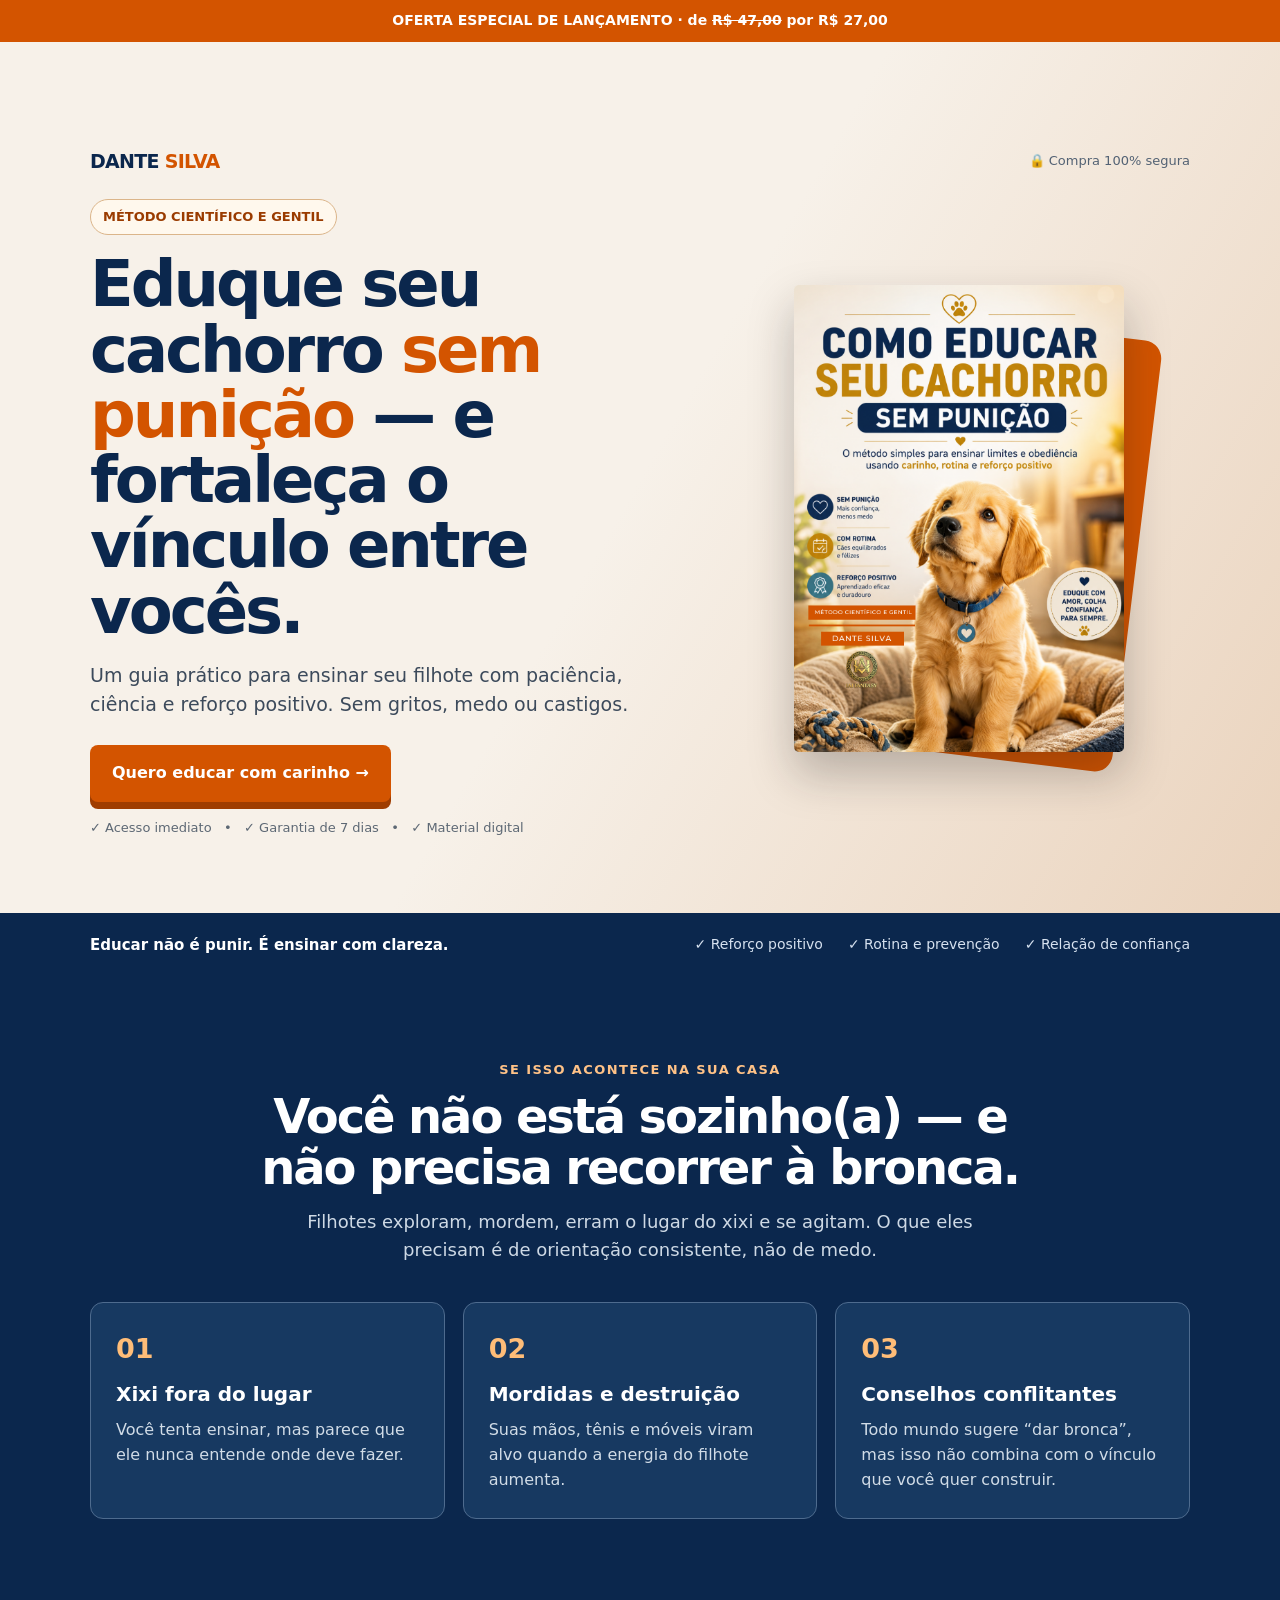
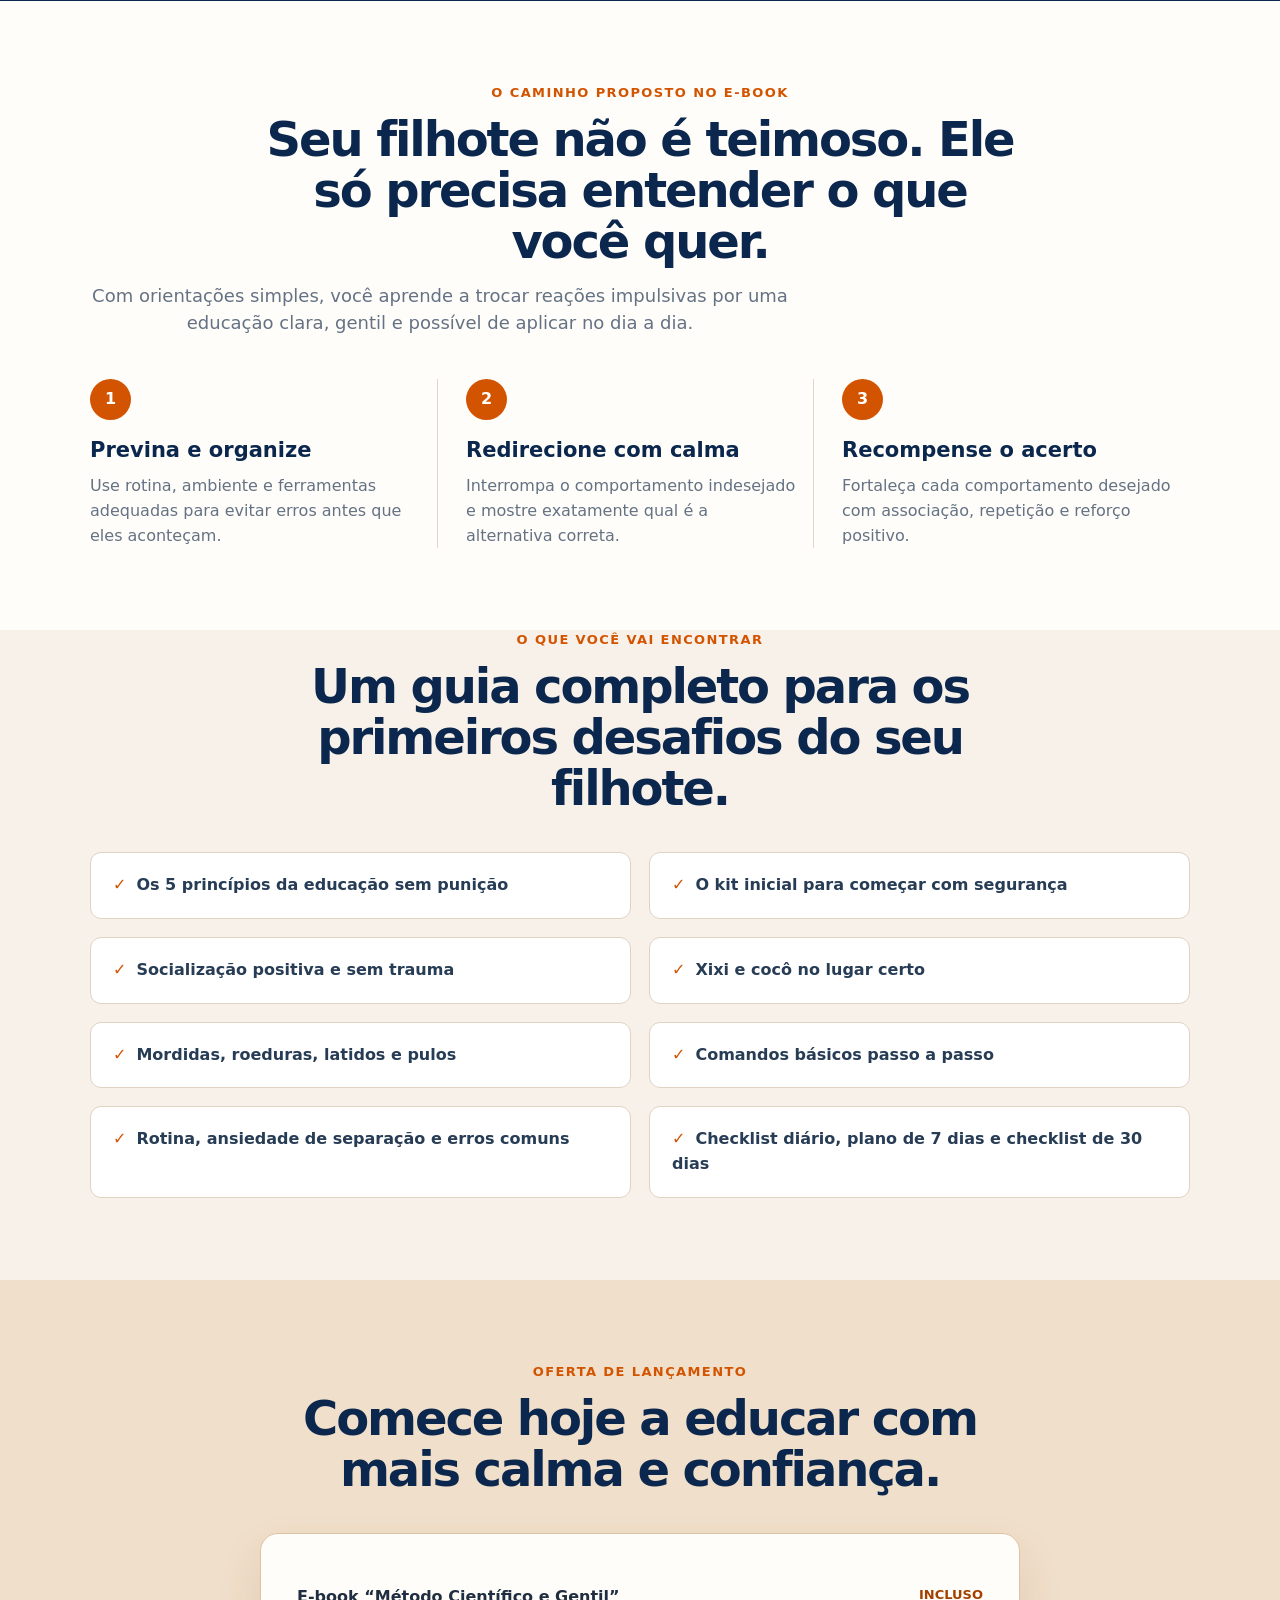
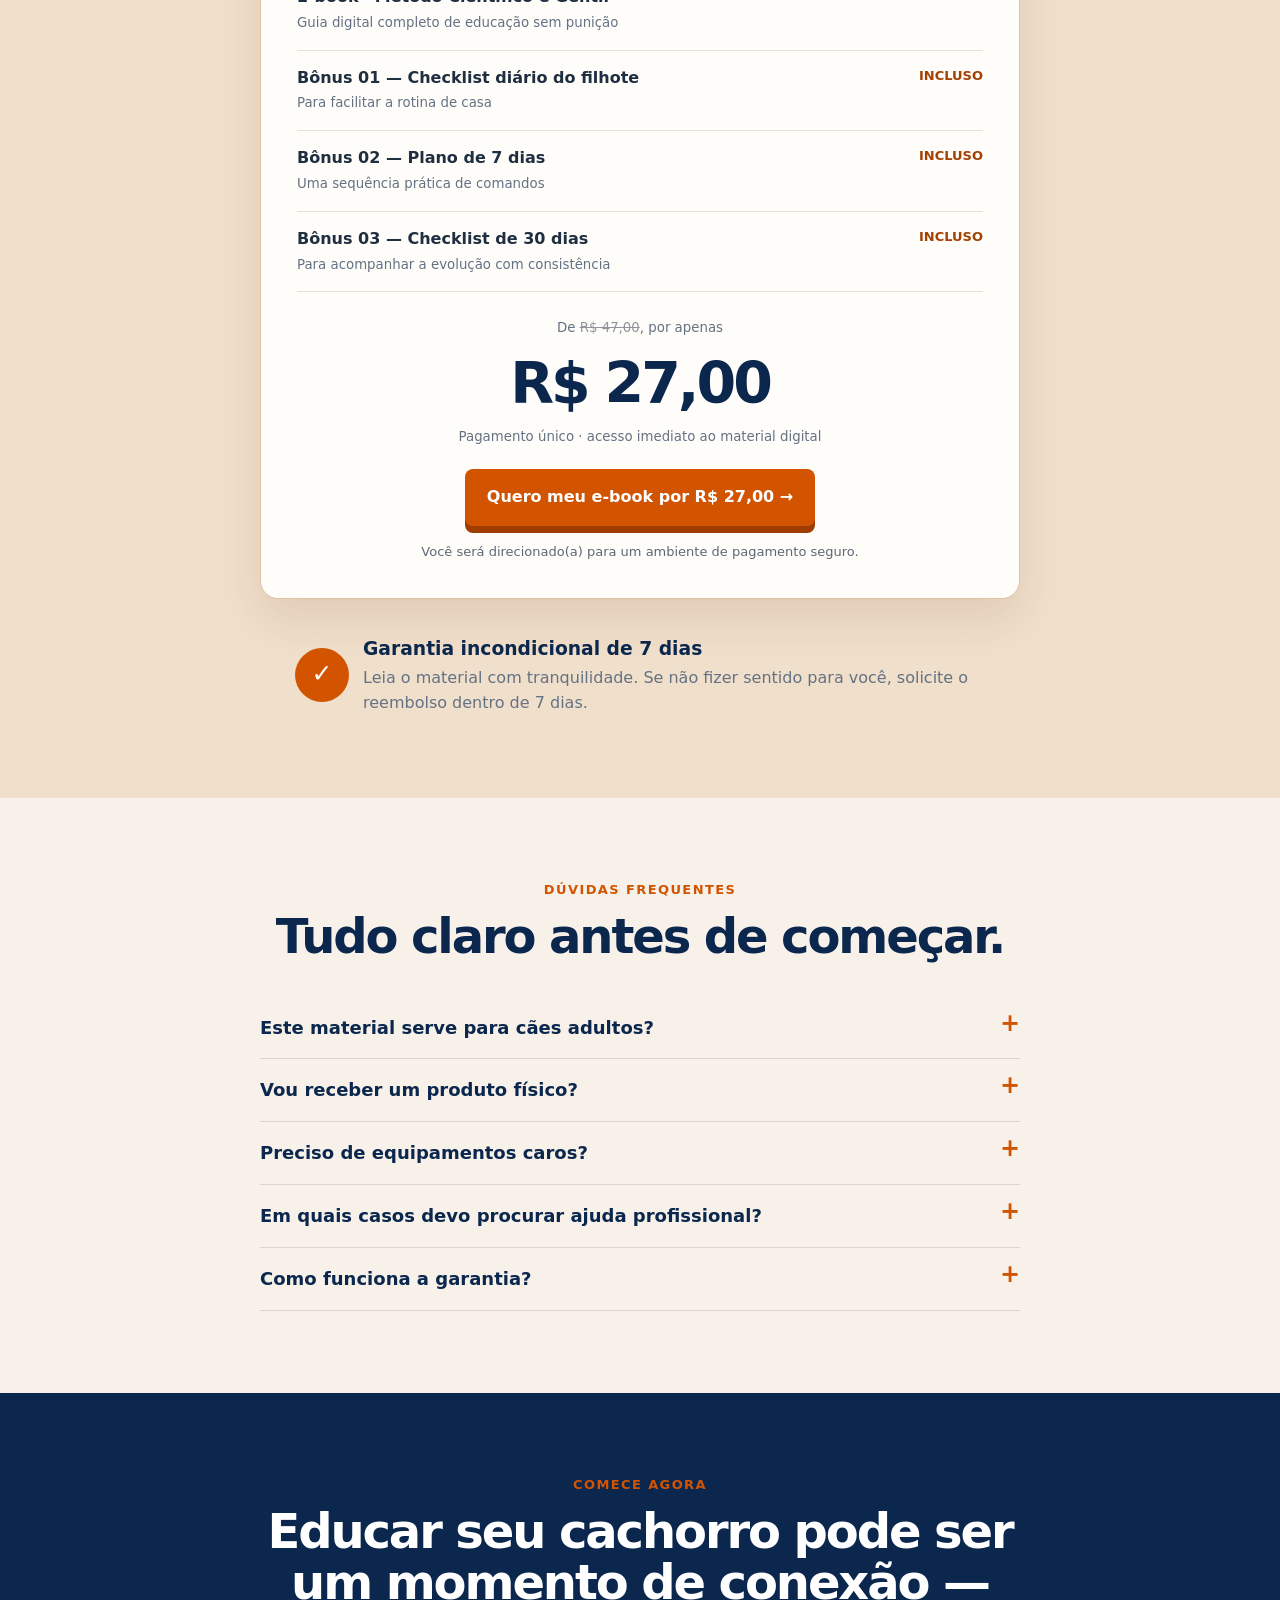
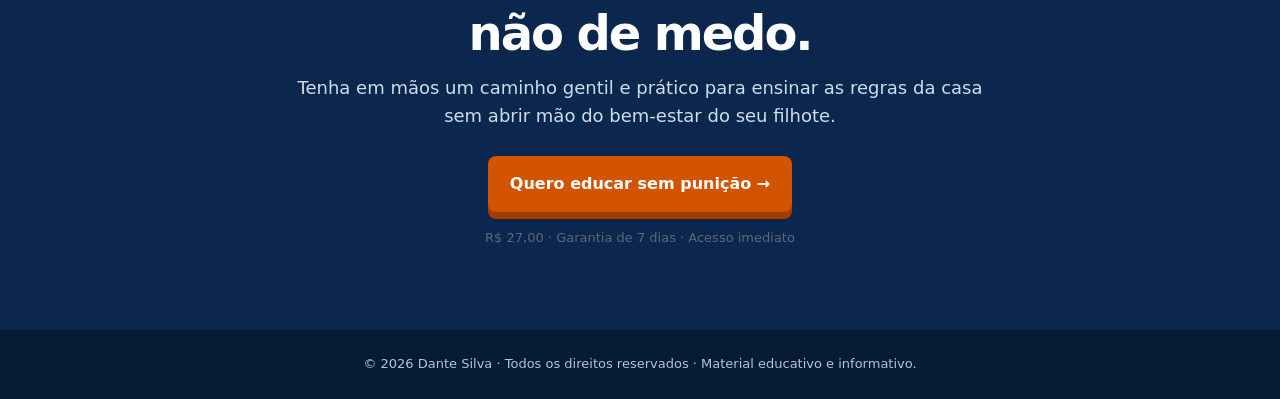
<file: V3/ebooks/ebook-educar-sem-punicao/ebook-educar-sem-punicao.html>
<!doctype html>
<html lang="pt-BR">
<head>
  <meta charset="utf-8"><meta name="viewport" content="width=device-width, initial-scale=1">
  <title>Eduque seu cachorro sem punição | Dante Silva</title>
  <meta name="description" content="Um guia prático e gentil para educar seu filhote com ciência, rotina e reforço positivo.">
  <style>
    :root{--blue:#0b274d;--orange:#d35400;--cream:#f7f1e9;--sand:#eee0d0;--white:#fffdf9;--ink:#1f2e40;--soft:#647284}*{box-sizing:border-box}html{scroll-behavior:smooth}body{margin:0;font:16px/1.55 Inter,ui-sans-serif,system-ui,-apple-system,BlinkMacSystemFont,"Segoe UI",sans-serif;color:var(--ink);background:var(--cream)}.wrap{width:min(1100px,calc(100% - 40px));margin:auto}.notice{background:var(--orange);color:#fff;text-align:center;padding:10px;font-size:14px;font-weight:750}.notice strong{white-space:nowrap}header{display:flex;align-items:center;justify-content:space-between;padding:23px 0}.brand{font-size:19px;font-weight:900;letter-spacing:-.7px;color:var(--blue)}.brand i{font-style:normal;color:var(--orange)}.secure{font-size:13px;color:#536274}.hero{background:linear-gradient(120deg,#f7f1e9 50%,#ead3bd);padding-bottom:75px;overflow:hidden}.hero-grid{display:grid;grid-template-columns:1.12fr .88fr;gap:50px;align-items:center}.tag{display:inline-block;border:1px solid #dbb58a;background:#fff8ed;border-radius:30px;padding:7px 12px;color:#9a3b00;font-size:13px;font-weight:800}.hero h1{font-size:clamp(40px,5.2vw,64px);letter-spacing:-3px;line-height:1.02;margin:17px 0;color:var(--blue)}.hero h1 b{color:var(--orange)}.sub{font-size:19px;color:#3c4a5b;max-width:620px;margin:0 0 25px}.cta{display:inline-flex;justify-content:center;align-items:center;background:var(--orange);color:white;text-decoration:none;border-radius:8px;padding:16px 22px;font-size:16px;font-weight:850;box-shadow:0 7px 0 #9f3d00;transition:.2s}.cta:hover{transform:translateY(-2px);box-shadow:0 9px 0 #9f3d00}.micro{margin:16px 0 0;font-size:13px;color:#5d6874}.cover{position:relative;justify-self:center}.cover:before{content:"";z-index:0;position:absolute;width:95%;height:93%;left:9%;top:8%;border-radius:18px;background:var(--orange);transform:rotate(7deg)}.cover img{position:relative;z-index:1;width:min(330px,70vw);display:block;border-radius:5px;box-shadow:0 22px 45px #1e1c1b44}.trust{background:var(--blue);color:white;padding:21px 0}.trust .wrap{display:flex;gap:23px;justify-content:space-between;align-items:center;flex-wrap:wrap}.trust strong{font-size:15px}.trust ul{display:flex;gap:25px;padding:0;margin:0;list-style:none;color:#d6e1ef;font-size:14px}section{padding:82px 0}.center{text-align:center}.eyebrow{text-transform:uppercase;letter-spacing:1.4px;color:var(--orange);font-weight:850;font-size:13px}.title{color:var(--blue);font-size:clamp(31px,4vw,48px);letter-spacing:-2.1px;line-height:1.06;margin:11px auto 15px;max-width:780px}.lead{color:var(--soft);font-size:18px;max-width:700px;margin:0 auto}.pain{background:var(--blue);color:white}.pain .title{color:white}.pain .lead{color:#ced9e5}.pain .eyebrow{color:#ffc287}.cards{display:grid;grid-template-columns:repeat(3,1fr);gap:18px;margin-top:38px}.card{background:#173961;border:1px solid #4e6b8e;border-radius:13px;padding:25px;text-align:left}.card .num{color:#ffbd78;font-size:27px;font-weight:900}.card h3{margin:10px 0 8px;font-size:20px}.card p{color:#d1dce7;margin:0}.method{background:var(--white)}.method-grid{display:grid;grid-template-columns:repeat(3,1fr);gap:28px;margin-top:42px;text-align:left}.method-grid article{padding-right:15px;border-right:1px solid #dfd7cc}.method-grid article:last-child{border:0}.bubble{height:41px;width:41px;display:grid;place-items:center;border-radius:50%;background:var(--orange);color:white;font-weight:900;margin-bottom:14px}.method h3{color:var(--blue);margin:0 0 7px;font-size:21px}.method p{margin:0;color:var(--soft)}.learn{padding-top:0}.learn-grid{display:grid;grid-template-columns:1fr 1fr;gap:18px;margin-top:38px;text-align:left}.learn-grid div{padding:20px 22px;border:1px solid #e0d3c3;background:white;border-radius:11px;font-weight:700;color:#273c55}.learn-grid span{color:var(--orange);margin-right:10px}.offer{background:#f0dfca}.offer-box{max-width:760px;margin:38px auto 0;background:var(--white);border:1px solid #dfc2a2;border-radius:18px;padding:36px;box-shadow:0 20px 45px #60310f1c}.line{display:flex;justify-content:space-between;gap:20px;padding:15px 0;border-bottom:1px solid #e9dfd2;text-align:left}.line small{color:var(--soft)}.included{color:#a34100;font-weight:850;font-size:13px}.price{text-align:center;padding:26px 0 21px}.price small{display:block;color:var(--soft)}.price del{color:#92969c}.price strong{font-size:57px;letter-spacing:-3px;color:var(--blue)}.price em{font-style:normal;color:var(--orange);font-weight:800}.guarantee{max-width:690px;margin:35px auto 0;display:flex;gap:14px;text-align:left;align-items:center}.seal{width:54px;height:54px;flex:none;border-radius:50%;display:grid;place-items:center;background:var(--orange);color:white;font-size:25px}.guarantee h3{margin:0;color:var(--blue)}.guarantee p{margin:3px 0 0;color:var(--soft)}.faq{max-width:760px;margin:35px auto 0;text-align:left}.faq details{border-bottom:1px solid #dbd4ca;padding:17px 0}.faq summary{cursor:pointer;font-size:18px;font-weight:800;color:var(--blue);list-style:none}.faq summary::after{content:'+';float:right;color:var(--orange);font-size:24px;line-height:18px}.faq p{color:var(--soft);margin:10px 0 0}.final{background:var(--blue);color:white;text-align:center}.final .title{color:white}.final .lead{color:#d0dce8}.final .cta{margin-top:26px}footer{background:#061b36;color:#b6c3d2;text-align:center;font-size:13px;padding:24px}@media(max-width:720px){.secure{display:none}.hero{padding-bottom:57px}.hero-grid,.cards,.method-grid,.learn-grid{grid-template-columns:1fr}.hero-grid{gap:37px}.cover{order:-1}.cover img{width:min(250px,65vw)}.trust .wrap{justify-content:center;text-align:center}.trust ul{justify-content:center;gap:12px;flex-wrap:wrap}.method-grid article{border-right:0;border-bottom:1px solid #dfd7cc;padding:0 0 21px}.method-grid article:last-child{border-bottom:0}.price strong{font-size:49px}section{padding:62px 0}.offer-box{padding:25px}.line{font-size:14px}.hero h1{letter-spacing:-2.4px}}
  </style>
</head>
<body>
  <div class="notice">OFERTA ESPECIAL DE LANÇAMENTO · de <s>R$ 47,00</s> por <strong>R$ 27,00</strong></div>
  <main>
    <section class="hero"><div class="wrap"><header><div class="brand">DANTE <i>SILVA</i></div><div class="secure">🔒 Compra 100% segura</div></header><div class="hero-grid"><div><div class="tag">MÉTODO CIENTÍFICO E GENTIL</div><h1>Eduque seu cachorro <b>sem punição</b> — e fortaleça o vínculo entre vocês.</h1><p class="sub">Um guia prático para ensinar seu filhote com paciência, ciência e reforço positivo. Sem gritos, medo ou castigos.</p><a class="cta" href="https://seu-checkout-aqui.com">Quero educar com carinho →</a><p class="micro">✓ Acesso imediato &nbsp; • &nbsp; ✓ Garantia de 7 dias &nbsp; • &nbsp; ✓ Material digital</p></div><div class="cover"><img src="capa-ebook.png" alt="Capa do e-book Método Científico e Gentil, de Dante Silva"></div></div></div></section>
    <div class="trust"><div class="wrap"><strong>Educar não é punir. É ensinar com clareza.</strong><ul><li>✓ Reforço positivo</li><li>✓ Rotina e prevenção</li><li>✓ Relação de confiança</li></ul></div></div>
    <section class="pain"><div class="wrap center"><div class="eyebrow">Se isso acontece na sua casa</div><h2 class="title">Você não está sozinho(a) — e não precisa recorrer à bronca.</h2><p class="lead">Filhotes exploram, mordem, erram o lugar do xixi e se agitam. O que eles precisam é de orientação consistente, não de medo.</p><div class="cards"><article class="card"><div class="num">01</div><h3>Xixi fora do lugar</h3><p>Você tenta ensinar, mas parece que ele nunca entende onde deve fazer.</p></article><article class="card"><div class="num">02</div><h3>Mordidas e destruição</h3><p>Suas mãos, tênis e móveis viram alvo quando a energia do filhote aumenta.</p></article><article class="card"><div class="num">03</div><h3>Conselhos conflitantes</h3><p>Todo mundo sugere “dar bronca”, mas isso não combina com o vínculo que você quer construir.</p></article></div></div></section>
    <section class="method"><div class="wrap center"><div class="eyebrow">O caminho proposto no e-book</div><h2 class="title">Seu filhote não é teimoso. Ele só precisa entender o que você quer.</h2><p class="lead">Com orientações simples, você aprende a trocar reações impulsivas por uma educação clara, gentil e possível de aplicar no dia a dia.</p><div class="method-grid"><article><div class="bubble">1</div><h3>Previna e organize</h3><p>Use rotina, ambiente e ferramentas adequadas para evitar erros antes que eles aconteçam.</p></article><article><div class="bubble">2</div><h3>Redirecione com calma</h3><p>Interrompa o comportamento indesejado e mostre exatamente qual é a alternativa correta.</p></article><article><div class="bubble">3</div><h3>Recompense o acerto</h3><p>Fortaleça cada comportamento desejado com associação, repetição e reforço positivo.</p></article></div></div></section>
    <section class="learn"><div class="wrap center"><div class="eyebrow">O que você vai encontrar</div><h2 class="title">Um guia completo para os primeiros desafios do seu filhote.</h2><div class="learn-grid"><div><span>✓</span>Os 5 princípios da educação sem punição</div><div><span>✓</span>O kit inicial para começar com segurança</div><div><span>✓</span>Socialização positiva e sem trauma</div><div><span>✓</span>Xixi e cocô no lugar certo</div><div><span>✓</span>Mordidas, roeduras, latidos e pulos</div><div><span>✓</span>Comandos básicos passo a passo</div><div><span>✓</span>Rotina, ansiedade de separação e erros comuns</div><div><span>✓</span>Checklist diário, plano de 7 dias e checklist de 30 dias</div></div></div></section>
    <section class="offer" id="oferta"><div class="wrap center"><div class="eyebrow">Oferta de lançamento</div><h2 class="title">Comece hoje a educar com mais calma e confiança.</h2><div class="offer-box"><div class="line"><span><b>E-book “Método Científico e Gentil”</b><br><small>Guia digital completo de educação sem punição</small></span><span class="included">INCLUSO</span></div><div class="line"><span><b>Bônus 01 — Checklist diário do filhote</b><br><small>Para facilitar a rotina de casa</small></span><span class="included">INCLUSO</span></div><div class="line"><span><b>Bônus 02 — Plano de 7 dias</b><br><small>Uma sequência prática de comandos</small></span><span class="included">INCLUSO</span></div><div class="line"><span><b>Bônus 03 — Checklist de 30 dias</b><br><small>Para acompanhar a evolução com consistência</small></span><span class="included">INCLUSO</span></div><div class="price"><small>De <del>R$ 47,00</del>, por apenas</small><strong>R$ 27,00</strong><small>Pagamento único · acesso imediato ao material digital</small></div><a class="cta" href="https://seu-checkout-aqui.com">Quero meu e-book por R$ 27,00 →</a><p class="micro">Você será direcionado(a) para um ambiente de pagamento seguro.</p></div><div class="guarantee"><div class="seal">✓</div><div><h3>Garantia incondicional de 7 dias</h3><p>Leia o material com tranquilidade. Se não fizer sentido para você, solicite o reembolso dentro de 7 dias.</p></div></div></div></section>
    <section><div class="wrap center"><div class="eyebrow">Dúvidas frequentes</div><h2 class="title">Tudo claro antes de começar.</h2><div class="faq"><details><summary>Este material serve para cães adultos?</summary><p>O conteúdo é especialmente voltado à educação de filhotes, mas seus princípios de manejo, reforço positivo e comunicação podem ajudar tutores de cães em outras fases.</p></details><details><summary>Vou receber um produto físico?</summary><p>Não. Este é um e-book digital. Após a confirmação do pagamento, o acesso ao material é disponibilizado imediatamente pela plataforma de checkout.</p></details><details><summary>Preciso de equipamentos caros?</summary><p>Não. O guia apresenta ferramentas simples como petiscos, brinquedos adequados, tapete higiênico e, opcionalmente, clicker.</p></details><details><summary>Em quais casos devo procurar ajuda profissional?</summary><p>Em situações de agressividade, medo intenso, ansiedade de separação severa ou comportamentos persistentes, procure um médico-veterinário comportamentalista ou adestrador qualificado.</p></details><details><summary>Como funciona a garantia?</summary><p>Você tem 7 dias após a compra para avaliar o e-book. Caso decida não continuar, solicite o reembolso pela plataforma de pagamento dentro desse prazo.</p></details></div></div></section>
    <section class="final"><div class="wrap"><div class="eyebrow">Comece agora</div><h2 class="title">Educar seu cachorro pode ser um momento de conexão — não de medo.</h2><p class="lead">Tenha em mãos um caminho gentil e prático para ensinar as regras da casa sem abrir mão do bem-estar do seu filhote.</p><a class="cta" href="https://seu-checkout-aqui.com">Quero educar sem punição →</a><p class="micro">R$ 27,00 · Garantia de 7 dias · Acesso imediato</p></div></section>
  </main><footer>© 2026 Dante Silva · Todos os direitos reservados · Material educativo e informativo.</footer>
</body>
</html>
</file>
<file: V3/assets/css/style.css>
/* ============================================================
   IAI PRODUÇÕES — Mapa do Multiverso
   ============================================================ */

:root {
  --bg: #06060a;
  --text: #f4f4f7;
  --muted: #9a9aa6;
  --line: rgba(255, 255, 255, .12);
  --pink: #e929cf;
  --orange: #ff8b20;
  --rose: #ee24cc;
  --blue: #3386ff;
  --purple: #a145e9;
  --neon: #39ff14;
}

* { box-sizing: border-box; }
html { scroll-behavior: smooth; }

body {
  margin: 0;
  background: var(--bg) url('../img/bg-universo-02.jpg') center/cover no-repeat fixed;
  color: var(--text);
  font-family: 'Inter', sans-serif;
  position: relative;
  min-height: 100vh;
  overflow-x: hidden;
}

body::before {
  content: "";
  position: fixed;
  inset: 0;
  background:
    radial-gradient(ellipse at 20% 10%, rgba(233, 41, 207, .22), transparent 55%),
    radial-gradient(ellipse at 80% 80%, rgba(57, 100, 255, .22), transparent 55%),
    linear-gradient(180deg, rgba(6, 6, 10, .55) 0%, rgba(6, 6, 10, .78) 100%);
  z-index: -1;
  pointer-events: none;
}

a { color: inherit; text-decoration: none; }
em { font-style: normal; }

/* ============================================================
   LAYOUT
   ============================================================ */
.wrap {
  max-width: 1180px;
  margin: auto;
  padding-left: 28px;
  padding-right: 28px;
}

section { padding-top: 120px; padding-bottom: 120px; }

.section-number,
.eyebrow {
  font-size: .7rem;
  letter-spacing: .22em;
  text-transform: uppercase;
  color: var(--muted);
  display: block;
  margin-bottom: 22px;
}

/* ============================================================
   NAV
   ============================================================ */
.nav {
  height: 72px;
  position: fixed;
  top: 0; left: 0; right: 0;
  z-index: 50;
  display: flex;
  align-items: center;
  justify-content: space-between;
  padding: 0 max(28px, calc((100vw - 1124px) / 2));
  transition: .35s;
}
.nav.scrolled {
  height: 60px;
  background: rgba(6, 6, 10, .78);
  backdrop-filter: blur(20px);
  border-bottom: 1px solid var(--line);
}
.nav-brand,
.footer-brand {
  font: 700 1.3rem/.85 "Space Grotesk";
  letter-spacing: -.08em;
  color: #fff;
}
.nav nav {
  display: flex;
  gap: 28px;
  color: #c6c6cc;
  font-size: .8rem;
  letter-spacing: .04em;
}
.nav nav a { transition: color .2s; }
.nav nav a:hover { color: #fff; }
.menu-toggle {
  display: none;
  background: none;
  border: 0;
  color: #fff;
  font: inherit;
  cursor: pointer;
}

/* ============================================================
   HERO — MAPA DO MULTIVERSO
   ============================================================ */
.hero {
  min-height: 100vh;
  position: relative;
  isolation: isolate;
  overflow: hidden;
  display: flex;
  flex-direction: column;
  align-items: center;
  justify-content: center;
  padding: 120px 20px 60px;
}

.hero-stars {
  position: absolute;
  inset: 0;
  z-index: 0;
  pointer-events: none;
}
.hero-stars i {
  position: absolute;
  width: 2px;
  height: 2px;
  background: #fff;
  border-radius: 50%;
  opacity: .5;
  box-shadow: 0 0 6px rgba(255, 255, 255, .8);
  animation: twinkle 4s ease-in-out infinite;
}
@keyframes twinkle {
  0%, 100% { opacity: .2; transform: scale(1); }
  50%      { opacity: 1;  transform: scale(1.4); }
}

.multiverse {
  position: relative;
  width: min(1100px, 92vw);
  aspect-ratio: 12 / 7;
  z-index: 2;
}

.constellation {
  position: absolute;
  inset: 0;
  width: 100%;
  height: 100%;
  pointer-events: none;
}
.cline {
  stroke: rgba(233, 41, 207, .35);
  stroke-width: 1.2;
  stroke-dasharray: 3 6;
  filter: drop-shadow(0 0 4px rgba(233, 41, 207, .45));
}
.cline-dashed {
  stroke: rgba(160, 100, 255, .4);
  stroke-dasharray: 2 8;
}

/* NODES DOS UNIVERSOS */
.planet-node {
  position: absolute;
  left: var(--tx);
  top: var(--ty);
  transform: translate(-50%, -50%);
  width: 110px;
  height: 110px;
  display: grid;
  place-items: center;
  cursor: pointer;
  color: #fff;
  font-family: "Space Grotesk", sans-serif;
  transition: transform .35s ease;
}
.planet-node .core {
  position: absolute;
  inset: 50% auto auto 50%;
  width: 14px;
  height: 14px;
  border-radius: 50%;
  background: var(--c, #fff);
  transform: translate(-50%, -50%);
  box-shadow:
    0 0 12px var(--c, #fff),
    0 0 26px var(--c, #fff),
    0 0 50px var(--c, #fff);
  transition: all .35s ease;
  z-index: 2;
}
.planet-node .core.mystery {
  background: rgba(255, 255, 255, .6);
  box-shadow: 0 0 8px rgba(255, 255, 255, .4);
  width: 10px;
  height: 10px;
}
.planet-node .orbit {
  position: absolute;
  inset: 50% auto auto 50%;
  width: 38px;
  height: 38px;
  border: 1px solid rgba(255, 255, 255, .22);
  border-radius: 50%;
  transform: translate(-50%, -50%) rotate(35deg);
  transition: all .35s ease;
}
.planet-node .label {
  position: absolute;
  top: calc(100% + 8px);
  left: 50%;
  transform: translateX(-50%);
  font-size: .75rem;
  letter-spacing: .12em;
  text-transform: uppercase;
  color: rgba(255, 255, 255, .75);
  white-space: nowrap;
  transition: color .25s, text-shadow .25s;
}
.planet-node:hover {
  transform: translate(-50%, -50%) scale(1.15);
}
.planet-node:hover .core {
  width: 22px;
  height: 22px;
  box-shadow:
    0 0 18px var(--c, #fff),
    0 0 44px var(--c, #fff),
    0 0 88px var(--c, #fff);
}
.planet-node:hover .orbit {
  width: 70px;
  height: 70px;
  border-color: var(--c, #fff);
  box-shadow: 0 0 26px var(--c, #fff);
}
.planet-node:hover .label {
  color: #fff;
  text-shadow: 0 0 14px var(--c, #fff);
}

.p-music  { --c: var(--rose); }
.p-comics { --c: var(--blue); }
.p-books  { --c: var(--orange); }
.p-rpg    { --c: var(--purple); }
.p-next   { --c: var(--neon); }
.p-mystery{ --c: rgba(255, 255, 255, .7); }

.center-iai {
  position: absolute;
  left: 50%;
  top: 50%;
  transform: translate(-50%, -50%);
  width: 220px;
  height: 220px;
  display: grid;
  place-items: center;
  z-index: 3;
  pointer-events: none;
}
.center-glow {
  position: absolute;
  inset: -40px;
  background: radial-gradient(circle, rgba(233, 41, 207, .35), transparent 60%);
  border-radius: 50%;
  filter: blur(20px);
  animation: pulse 5s ease-in-out infinite;
}
.center-logo {
  position: relative;
  width: 200px;
  filter: drop-shadow(0 12px 36px rgba(0, 0, 0, .8)) drop-shadow(0 0 50px rgba(233, 41, 207, .35));
  animation: float 7s ease-in-out infinite;
}
@keyframes pulse {
  0%, 100% { transform: scale(1);    opacity: .8; }
  50%      { transform: scale(1.1);  opacity: 1; }
}
@keyframes float {
  0%, 100% { transform: translateY(0); }
  50%      { transform: translateY(-8px); }
}

.hero-cta {
  text-align: center;
  margin-top: 36px;
  z-index: 2;
  position: relative;
}
.hero-cta h1 {
  font: 600 clamp(2.4rem, 5.4vw, 4.8rem)/.95 "Space Grotesk";
  letter-spacing: -.06em;
  margin: 0 0 28px;
  text-shadow: 0 8px 30px rgba(0, 0, 0, .8);
}
.hero-cta h1 span {
  background: linear-gradient(100deg, #f9f9fa 20%, #e62cd6 63%, #ffc51d 100%);
  color: transparent;
  background-clip: text;
}

.button {
  border: 1px solid rgba(255, 255, 255, .3);
  border-radius: 30px;
  background: rgba(255, 255, 255, .06);
  padding: 14px 22px;
  font-size: .86rem;
  display: inline-flex;
  gap: 14px;
  backdrop-filter: blur(12px);
  transition: .25s;
  cursor: pointer;
  color: inherit;
}
.button:hover {
  color: #090909;
  background: #fff;
  transform: translateY(-3px);
}
.button b { font-size: 1.1rem; }

/* ============================================================
   MANIFESTO
   ============================================================ */
.manifesto {
  display: grid;
  grid-template-columns: .45fr 1.55fr;
  gap: 45px;
  border-bottom: 1px solid var(--line);
}
.manifesto-text {
  font: 400 clamp(1.45rem, 3.1vw, 2.85rem)/1.24 "Space Grotesk";
  letter-spacing: -.04em;
  color: #ededf0;
}
.manifesto-text p { margin: 0 0 28px; }
.manifesto-text em {
  background: linear-gradient(110deg, #ea29d1, #f9a82b);
  color: transparent;
  background-clip: text;
}

/* ============================================================
   UNIVERSOS — CONSTELAÇÃO VERTICAL
   ============================================================ */
.universes {
  position: relative;
}
.section-title {
  font: 600 clamp(2.4rem, 5.4vw, 5.2rem)/.95 "Space Grotesk";
  letter-spacing: -.06em;
  margin: 0 0 24px;
  max-width: 900px;
}
.section-sub {
  color: var(--muted);
  font-size: 1rem;
  margin: 0 0 70px;
  max-width: 540px;
}

.constellation-vertical {
  position: relative;
  max-width: 900px;
  margin: 0 auto;
  padding: 30px 0 30px 120px;
}
.vline-svg {
  position: absolute;
  left: 50px;
  top: 0;
  bottom: 0;
  width: 2px;
  height: 100%;
  z-index: 0;
}

.cstar {
  --c: #fff;
  position: relative;
  display: flex;
  align-items: center;
  gap: 28px;
  padding: 28px 24px;
  margin-bottom: 22px;
  background: linear-gradient(145deg, rgba(15, 15, 22, .7), rgba(8, 8, 14, .55));
  border: 1px solid var(--line);
  border-radius: 18px;
  backdrop-filter: blur(8px);
  transition: all .35s ease;
  z-index: 1;
}
.cstar::before {
  content: "";
  position: absolute;
  inset: 0;
  border-radius: inherit;
  background: linear-gradient(145deg, var(--c), transparent 55%);
  opacity: 0;
  transition: opacity .35s;
  pointer-events: none;
}
.cstar:hover {
  transform: translateX(10px);
  border-color: var(--c);
  box-shadow: 0 18px 40px rgba(0, 0, 0, .5), 0 0 30px color-mix(in srgb, var(--c) 25%, transparent);
}
.cstar:hover::before { opacity: .12; }

.cstar-img {
  flex: 0 0 auto;
  width: 110px;
  height: 110px;
  display: grid;
  place-items: center;
  border-radius: 14px;
  background: radial-gradient(circle, color-mix(in srgb, var(--c) 14%, transparent), transparent 70%);
  position: relative;
  overflow: hidden;
  transition: all .35s;
}
.cstar-img::after {
  content: "";
  position: absolute;
  inset: 0;
  border-radius: inherit;
  background: radial-gradient(circle at 50% 50%, color-mix(in srgb, var(--c) 30%, transparent), transparent 60%);
  opacity: 0;
  transition: opacity .35s;
  pointer-events: none;
}
.cstar:hover .cstar-img::after { opacity: 1; }
.cstar-img img {
  max-width: 88%;
  max-height: 88%;
  width: auto;
  height: auto;
  object-fit: contain;
  filter: drop-shadow(0 6px 18px rgba(0, 0, 0, .6));
  transition: transform .35s ease;
}
.cstar:hover .cstar-img img {
  transform: scale(1.08) rotate(-3deg);
}

.cstar-desconhecido {
  background: linear-gradient(145deg, rgba(15, 25, 18, .7), rgba(8, 14, 10, .55));
  box-shadow: 0 0 0 1px rgba(57, 255, 20, .15) inset, 0 0 30px rgba(57, 255, 20, .08);
}
.cstar-desconhecido:hover {
  box-shadow: 0 0 0 1px rgba(57, 255, 20, .55) inset, 0 18px 50px rgba(57, 255, 20, .25), 0 0 50px rgba(57, 255, 20, .25);
}

.cstar-dot {
  position: absolute;
  left: -87px;
  top: 50%;
  transform: translateY(-50%);
  width: 28px;
  height: 28px;
  border-radius: 50%;
  background: var(--c);
  box-shadow:
    0 0 14px var(--c),
    0 0 30px var(--c),
    inset 0 0 10px rgba(255, 255, 255, .8);
  transition: all .35s;
}
.cstar:hover .cstar-dot {
  transform: translateY(-50%) scale(1.4);
  box-shadow: 0 0 24px var(--c), 0 0 50px var(--c);
}
.cstar-dot::before {
  content: "★";
  position: absolute;
  inset: 0;
  display: grid;
  place-items: center;
  color: #fff;
  font-size: 14px;
  text-shadow: 0 0 6px rgba(0, 0, 0, .8);
}

.cstar-content {
  display: flex;
  flex-direction: column;
  gap: 6px;
  flex: 1;
  min-width: 0;
}
.cstar-eyebrow {
  font-size: .68rem;
  letter-spacing: .22em;
  text-transform: uppercase;
  color: var(--c);
  font-weight: 600;
}
.cstar h3 {
  font: 500 clamp(1.4rem, 2.6vw, 2rem) "Space Grotesk";
  letter-spacing: -.03em;
  margin: 0;
  color: #fff;
}
.cstar p {
  font-size: .92rem;
  color: #c2c2cc;
  margin: 4px 0 0;
  line-height: 1.5;
}
.cstar-arrow {
  font-size: .85rem;
  color: var(--c);
  margin-top: 10px;
  display: inline-flex;
  align-items: center;
  gap: 8px;
  transition: gap .25s;
}
.cstar-arrow b { font-size: 1.1rem; }
.cstar:hover .cstar-arrow { gap: 14px; }

/* ============================================================
   O DESCONHECIDO
   ============================================================ */
.desconhecido {
  position: relative;
  padding: 160px 0;
  background:
    radial-gradient(ellipse at center, rgba(120, 30, 200, .25), transparent 60%),
    radial-gradient(ellipse at 30% 70%, rgba(233, 41, 207, .15), transparent 50%),
    rgba(6, 6, 10, .55);
  backdrop-filter: blur(8px);
  border-top: 1px solid var(--line);
  border-bottom: 1px solid var(--line);
  overflow: hidden;
}
.desconhecido-inner {
  text-align: center;
  position: relative;
  z-index: 2;
}
.dnoise {
  position: absolute;
  inset: 0;
  background-image: radial-gradient(circle, rgba(255, 255, 255, .07) 1px, transparent 1px);
  background-size: 18px 18px;
  opacity: .5;
  mask-image: radial-gradient(ellipse at center, #000 0%, transparent 70%);
  pointer-events: none;
}
.dhalo {
  position: absolute;
  left: 50%;
  top: 50%;
  transform: translate(-50%, -50%);
  width: 360px;
  height: 360px;
  background: radial-gradient(circle, rgba(160, 100, 255, .35), transparent 60%);
  filter: blur(40px);
  animation: dh-pulse 6s ease-in-out infinite;
  pointer-events: none;
}
@keyframes dh-pulse {
  0%, 100% { opacity: .6; transform: translate(-50%, -50%) scale(1); }
  50%      { opacity: 1;  transform: translate(-50%, -50%) scale(1.15); }
}
.dsigil {
  font: 300 8rem "Cormorant Garamond", serif;
  color: rgba(255, 255, 255, .85);
  margin: 0 auto 20px;
  text-shadow: 0 0 40px rgba(160, 100, 255, .8), 0 0 80px rgba(233, 41, 207, .4);
  animation: dh-flicker 4s ease-in-out infinite;
  position: relative;
  z-index: 2;
}
@keyframes dh-flicker {
  0%, 100% { opacity: 1; }
  48%      { opacity: 1; }
  49%      { opacity: .4; }
  50%      { opacity: 1; }
  72%      { opacity: 1; }
  73%      { opacity: .6; }
  74%      { opacity: 1; }
}
.desconhecido h2 {
  font: 500 clamp(2.4rem, 5vw, 4.5rem) "Cormorant Garamond", serif;
  letter-spacing: -.02em;
  margin: 0 0 18px;
  color: #fff;
}
.desconhecido p {
  font: 300 italic 1.25rem "Cormorant Garamond", serif;
  color: var(--muted);
  margin: 0 0 24px;
}
.dtag {
  display: inline-block;
  font-size: .7rem;
  letter-spacing: .22em;
  text-transform: uppercase;
  color: rgba(160, 100, 255, .9);
  padding: 8px 18px;
  border: 1px solid rgba(160, 100, 255, .4);
  border-radius: 30px;
  background: rgba(160, 100, 255, .08);
}

/* ============================================================
   SOBRE — COMPOSIÇÃO EDITORIAL
   ============================================================ */
.about-editorial {
  max-width: 880px;
  margin: 0 auto;
  padding: 120px 28px;
  text-align: center;
}
.editorial-line {
  height: 1px;
  background: linear-gradient(90deg, transparent, rgba(255, 255, 255, .35), transparent);
  margin: 50px 0;
  position: relative;
}
.editorial-line::before {
  content: "✦";
  position: absolute;
  left: 50%;
  top: 50%;
  transform: translate(-50%, -50%);
  background: var(--bg);
  color: rgba(255, 255, 255, .55);
  font-size: .9rem;
  padding: 0 14px;
}
.about-editorial .section-number {
  margin-bottom: 24px;
}
.editorial-intro {
  font: 400 italic clamp(1.8rem, 3.8vw, 3.4rem)/1.15 "Cormorant Garamond", serif;
  letter-spacing: -.01em;
  margin: 0 0 0;
  color: #fff;
}
.editorial-grid {
  display: grid;
  grid-template-columns: 1fr 1fr 1fr;
  gap: 32px;
  text-align: center;
}
.editorial-grid p {
  font: 300 1.1rem/1.5 "Cormorant Garamond", serif;
  color: #d2d2da;
  margin: 0;
  font-style: italic;
}
.editorial-block {
  font: 400 italic clamp(1.3rem, 2.4vw, 1.8rem)/1.4 "Cormorant Garamond", serif;
  color: #e5e5ec;
  max-width: 640px;
  margin: 0 auto;
}
.editorial-list p {
  font: 300 1.1rem/1.6 "Cormorant Garamond", serif;
  color: #cfcfd8;
  margin: 0 0 8px;
  font-style: italic;
}
.editorial-list .emphasis {
  font-weight: 500;
  font-style: normal;
  color: #fff;
  margin-top: 14px;
  font-size: 1.2rem;
}
.editorial-final {
  font: 500 clamp(2rem, 4.2vw, 3.6rem)/1.1 "Space Grotesk", sans-serif;
  letter-spacing: -.05em;
  margin: 0;
  color: #fff;
}
.editorial-final em {
  background: linear-gradient(110deg, #ea29d1, #f9a82b);
  color: transparent;
  background-clip: text;
  font-style: normal;
}

/* ============================================================
   FOOTER
   ============================================================ */
footer {
  border-top: 1px solid var(--line);
  padding: 80px 0 30px;
  background: rgba(6, 6, 10, .88);
  backdrop-filter: blur(12px);
}
.footer-grid {
  display: grid;
  grid-template-columns: 1.6fr 1fr 1fr 1fr 1.4fr;
  gap: 36px;
}
.footer-brand-col .footer-brand {
  font-size: 2.4rem;
  margin-bottom: 16px;
}
.footer-grid p {
  color: var(--muted);
  line-height: 1.6;
  font-size: .85rem;
  margin: 0;
}
.footer-grid h4 {
  font-size: .7rem;
  text-transform: uppercase;
  letter-spacing: .18em;
  color: #fff;
  margin: 0 0 18px;
}
.footer-grid a {
  font-size: .85rem;
  display: block;
  margin: 8px 0;
  color: #c4c4cc;
  transition: color .2s;
}
.footer-grid a:hover { color: var(--pink); }

.newsletter-blurb {
  font-size: .8rem !important;
  margin-bottom: 12px !important;
  color: var(--muted);
}
.newsletter {
  display: flex;
  gap: 6px;
  margin-top: 8px;
}
.newsletter input {
  flex: 1;
  min-width: 0;
  padding: 10px 14px;
  border: 1px solid var(--line);
  border-radius: 8px;
  background: rgba(255, 255, 255, .04);
  color: #fff;
  font: inherit;
  font-size: .82rem;
  transition: border-color .2s;
}
.newsletter input::placeholder { color: var(--muted); }
.newsletter input:focus {
  outline: none;
  border-color: var(--pink);
}
.newsletter button {
  padding: 10px 16px;
  background: var(--pink);
  color: #fff;
  border: 0;
  border-radius: 8px;
  font: 600 .82rem "Inter", sans-serif;
  cursor: pointer;
  transition: .2s;
  white-space: nowrap;
}
.newsletter button:hover {
  background: #ff45d8;
  transform: translateY(-2px);
}

.copyright {
  border-top: 1px solid var(--line);
  margin-top: 60px;
  padding-top: 22px;
  font-size: .72rem;
  color: #6c6c78;
  text-align: center;
  letter-spacing: .04em;
}

/* ============================================================
   REVEAL ON SCROLL
   ============================================================ */
.reveal {
  opacity: 0;
  transform: translateY(20px);
  transition: opacity .8s ease, transform .8s ease;
}
.reveal.visible {
  opacity: 1;
  transform: none;
}

/* ============================================================
   RESPONSIVE
   ============================================================ */
@media (max-width: 980px) {
  .footer-grid { grid-template-columns: 1fr 1fr 1fr; }
  .footer-brand-col { grid-column: 1 / -1; }
  .editorial-grid { grid-template-columns: 1fr; gap: 16px; }
}

@media (max-width: 760px) {
  .nav nav { display: none; }
  .menu-toggle { display: block; cursor: pointer; }
  .nav.open { background: #0a0a10; }
  .nav.open nav {
    display: flex;
    position: absolute;
    top: 72px; left: 0; right: 0;
    background: #0a0a10;
    padding: 20px 28px;
    flex-direction: column;
    border-bottom: 1px solid var(--line);
  }
  section { padding-top: 80px; padding-bottom: 80px; }
  .manifesto { grid-template-columns: 1fr; gap: 22px; }
  .hero { padding-top: 100px; }
  .multiverse { width: 96vw; }
  .planet-node { width: 78px; height: 78px; }
  .planet-node .label { font-size: .65rem; }
  .center-iai { width: 130px; height: 130px; }
  .center-logo { width: 120px; }
  .constellation-vertical { padding-left: 60px; }
  .vline-svg { left: 25px; }
  .cstar-dot { left: -50px; width: 22px; height: 22px; }
  .cstar { flex-direction: row; align-items: center; gap: 18px; padding: 20px 18px; }
  .cstar-img { width: 80px; height: 80px; }
  .cstar h3 { font-size: 1.25rem; }
  .cstar p { font-size: .85rem; }
  .footer-grid { grid-template-columns: 1fr 1fr; }
  .dsigil { font-size: 5rem; }
  .desconhecido { padding: 100px 0; }
  .about-editorial { padding: 80px 24px; }
  .editorial-line { margin: 36px 0; }
}

@media (max-width: 420px) {
  .wrap { padding-left: 20px; padding-right: 20px; }
  .footer-grid { grid-template-columns: 1fr; }
  .newsletter { flex-direction: column; }
  .hero-cta h1 { font-size: 2.4rem; }
  .section-title { font-size: 2.4rem; }
  .editorial-intro { font-size: 1.6rem; }
  .editorial-final { font-size: 1.8rem; }
}
</file>
